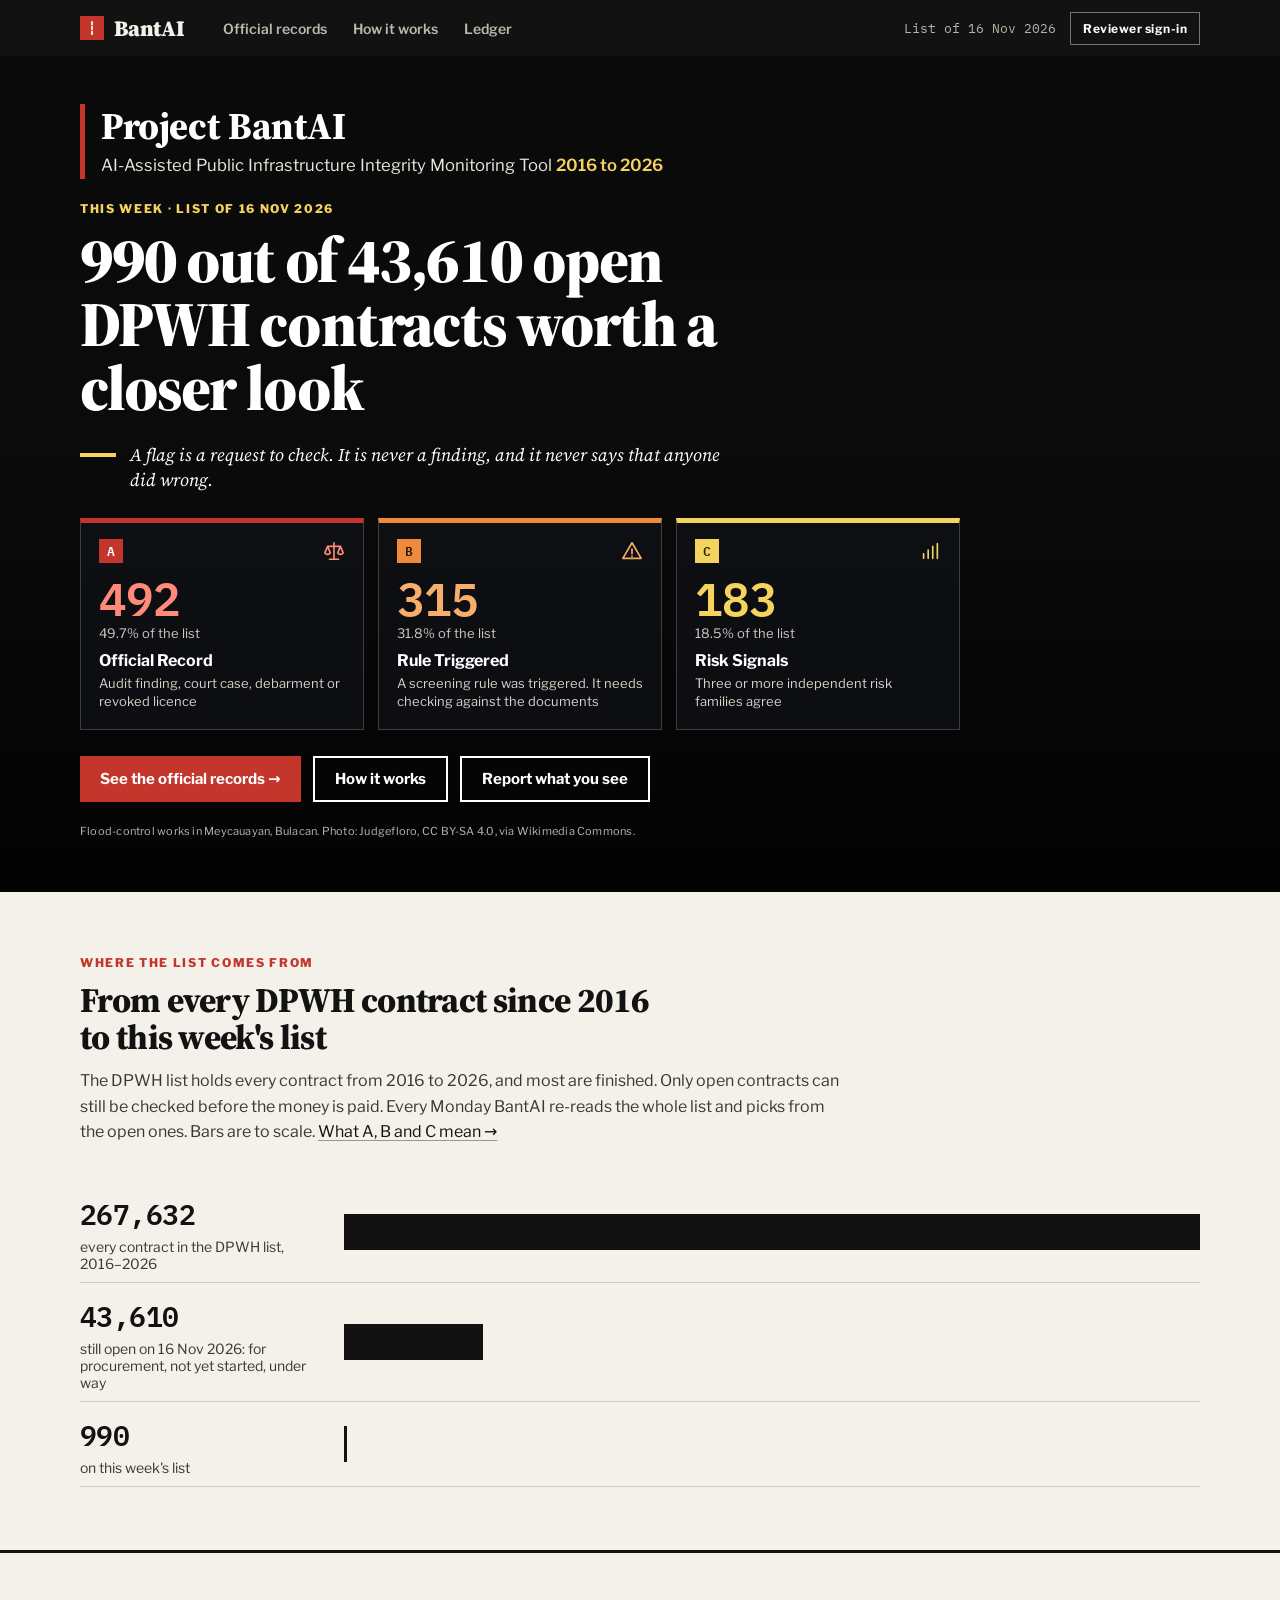
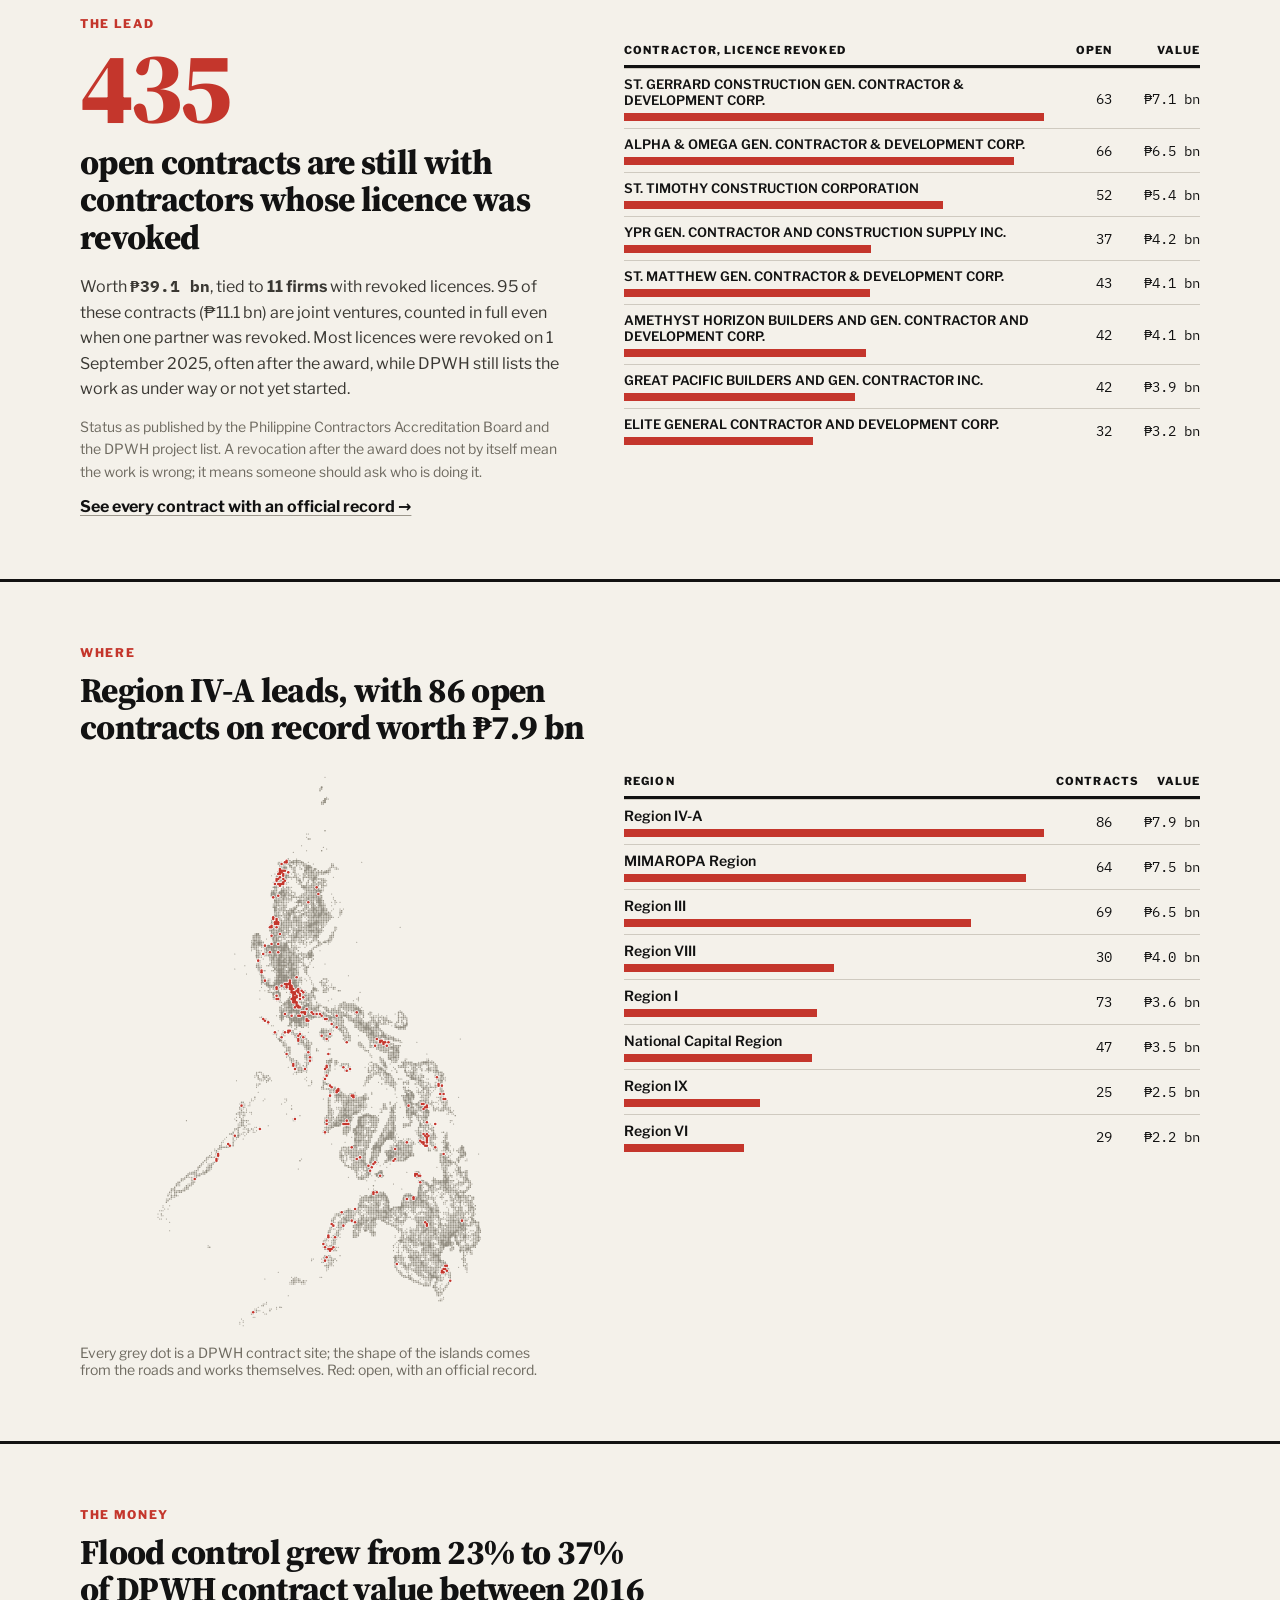
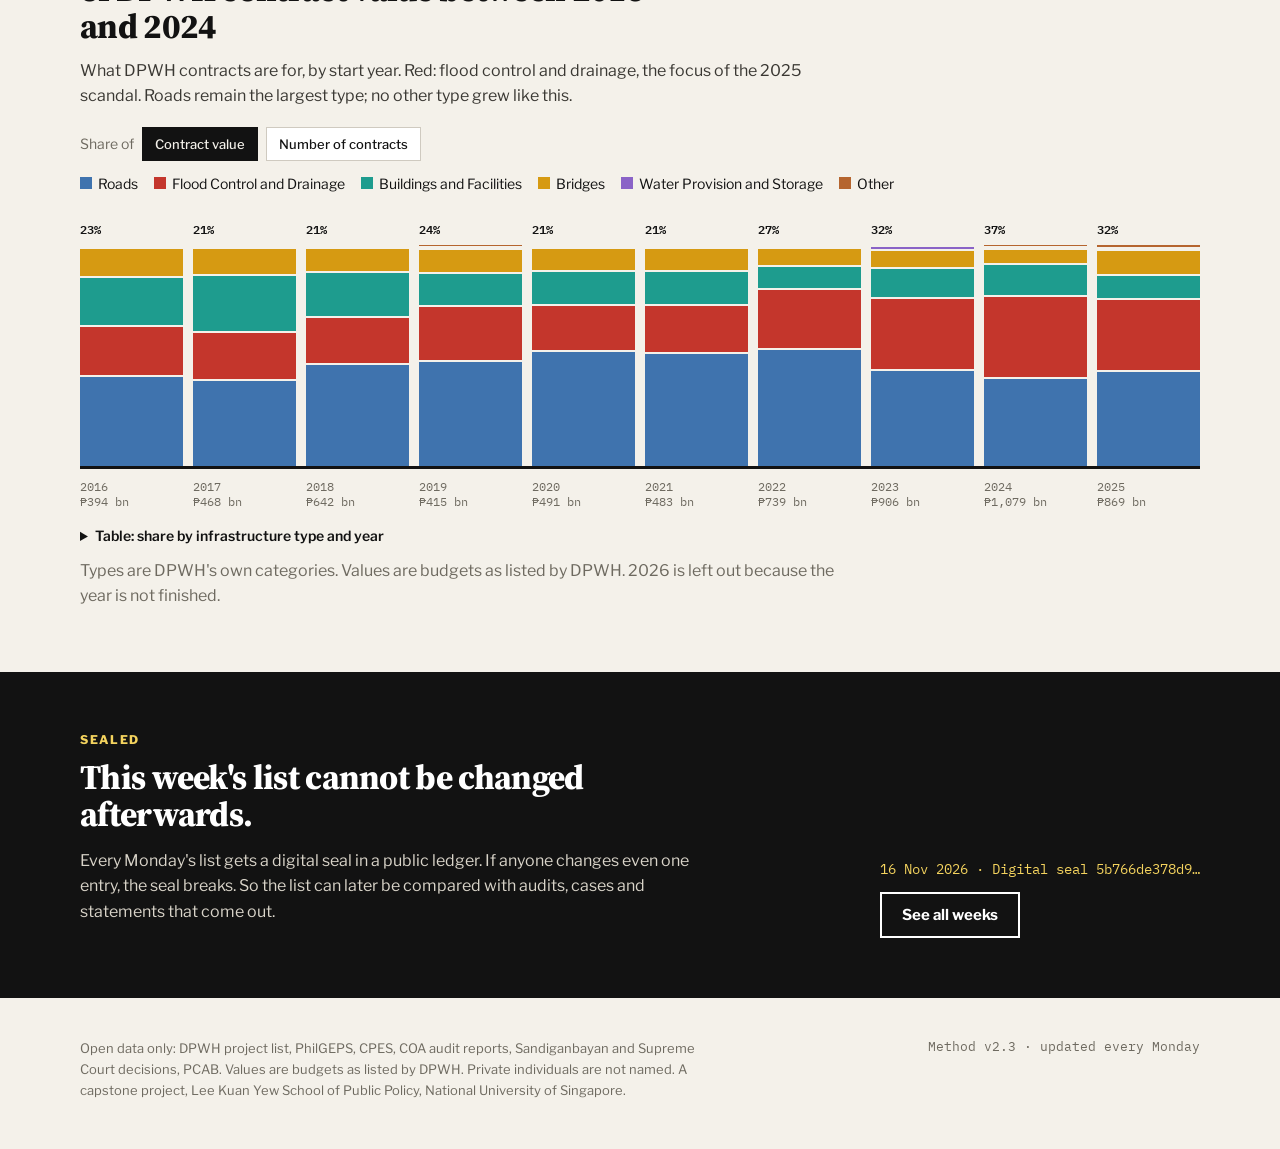
<file: index.html>
<!doctype html>
<html lang="en">
<head>
<meta charset="utf-8"><meta name="viewport" content="width=device-width,initial-scale=1">
<title>BantAI — public works, read closely</title>
<meta name="description" content="A weekly, open-data screen of DPWH public works contracts in the Philippines. A flag is a request to look, never an accusation.">
<link rel="stylesheet" href="assets/style.css">
<style>
.lead{display:grid;grid-template-columns:minmax(0,5fr) minmax(0,6fr);gap:clamp(28px,5vw,64px);margin-top:4px;align-items:start}
.big-n{font-family:var(--serif);font-weight:900;font-size:clamp(72px,8vw,112px);line-height:.85;letter-spacing:-.04em;color:var(--red)}
.where{display:grid;grid-template-columns:minmax(0,5fr) minmax(0,6fr);gap:clamp(28px,5vw,64px);margin-top:clamp(18px,3vh,32px);align-items:start}
.where img{display:block;max-width:100%;max-height:min(560px,64vh);width:auto;height:auto;margin:0 auto}
.yrs{display:grid;gap:clamp(4px,1vw,10px);align-items:end;height:clamp(170px,30vh,250px);border-bottom:3px solid var(--ink);margin-top:clamp(18px,3vh,30px)}
.yrs>div{display:flex;flex-direction:column;justify-content:flex-end;height:100%}
.cta{display:inline-flex;align-items:center;gap:10px;min-height:46px;padding:0 20px;font-weight:700;font-size:15px;text-decoration:none!important}
.hero .principle{display:flex;gap:14px;align-items:flex-start;margin-top:22px;max-width:640px;font-family:var(--serif);font-style:italic;font-size:clamp(16px,1.4vw,19px);line-height:1.4;color:#fff}
.hero .principle::before{content:"";flex:0 0 36px;height:4px;background:var(--yellow);margin-top:.6em}
.hero h1{max-width:22ch}
.hero::before{background:linear-gradient(180deg,rgba(0,0,0,.62) 0%,rgba(0,0,0,.58) 45%,rgba(0,0,0,.9) 100%)}
.ident{border-left:5px solid var(--red);padding:2px 0 2px 16px;margin-bottom:22px}
.ident-name{font-family:var(--serif);font-weight:800;font-size:clamp(26px,3vw,38px);line-height:1.1;letter-spacing:-.01em;color:#fff}
.ident-sub{font-size:clamp(14px,1.3vw,17px);line-height:1.4;color:#ECE8DF;margin-top:6px}
.mcards{display:grid;grid-template-columns:repeat(3,minmax(0,1fr));gap:14px;margin-top:26px;max-width:880px}
.mcard{display:block;background:rgba(14,16,20,.82);border:1px solid rgba(255,255,255,.2);border-top:5px solid var(--mc);padding:16px 18px 18px;color:#fff;text-decoration:none!important}
.mcard:hover{background:rgba(14,16,20,.94)}.mcard:focus-visible{outline:2px solid #fff;outline-offset:2px}
.mcard-top{display:flex;justify-content:space-between;align-items:center}.mcard-top svg{color:var(--mn)}
.mcard-l{font-family:var(--mono);font-weight:600;font-size:13px;background:var(--mc);color:var(--mi);min-width:24px;height:24px;display:inline-flex;align-items:center;justify-content:center}
.mcard-n{font-family:var(--mono);font-weight:600;font-size:clamp(34px,4vw,46px);line-height:1;margin-top:12px;color:var(--mn);letter-spacing:-.02em}
.mcard-p{font-size:13px;color:#CFCBC2;margin-top:4px}.mcard-t{font-weight:700;font-size:16px;margin-top:10px}.mcard-d{font-size:13px;line-height:1.4;color:#D8D4CB;margin-top:4px}
@media (max-width:760px){.mcards{grid-template-columns:1fr}.mcard-n{margin-top:6px}}
@media (max-width:900px){.lead,.where{grid-template-columns:1fr}}
</style>

</head>
<body>
<header id="top"></header>
<div class="f" id="main" aria-busy="true">

<section class="hero" style="background-image:url('https://commons.wikimedia.org/wiki/Special:FilePath/JfFloodControlProjectMeycauayan00031fvf_01.JPG?width=2000')">
  <div class="col">
    <div class="ident"><div class="ident-name">Project BantAI</div><div class="ident-sub">AI-Assisted Public Infrastructure Integrity Monitoring Tool <span id="heroYears" style="color:#F4D35E;font-weight:600;white-space:nowrap">2016 to 2026</span></div></div>
    <div class="kicker" style="color:#F4D35E" id="kick">This week</div>
    <h1 id="headline">Open public works contracts worth a closer look</h1>
    <p class="principle">A flag is a request to check. It is never a finding, and it never says that anyone did wrong.</p>
    <div class="mcards" id="mcards"></div>
    <div style="display:flex;flex-wrap:wrap;gap:12px;margin-top:26px">
      <a class="cta" href="queue.html" style="background:var(--red);color:#fff">See the official records →</a>
      <a class="cta" href="method.html" style="border:2px solid #fff;color:#fff">How it works</a>
      <button class="cta" id="reportHero" style="border:2px solid #fff;color:#fff;background:none;cursor:pointer">Report what you see</button>
    </div>
    <div class="credit" style="margin-top:22px">Flood-control works in Meycauayan, Bulacan. Photo: Judgefloro, CC BY-SA 4.0, via Wikimedia Commons.</div>
  </div>
</section>


<section class="block" style="border-top:0">
  <div class="col">
    <div class="kicker">Where the list comes from</div>
    <h2 class="h2" id="funHead">From every DPWH contract on record to this week's list</h2>
    <p style="margin-top:12px;max-width:760px" id="funDek">The DPWH list holds every contract since 2016, and most are finished. Only open contracts can still be checked before the money is paid. Every Monday BantAI re-reads the whole list and picks from the open ones. Bars are to scale.</p>
    <div class="fun" id="funnel"></div>
  </div>
</section>

<section class="block">
  <div class="col">
    <div class="kicker">The lead</div>
    <div class="lead">
      <div>
        <div class="big-n" id="revN">—</div>
        <h2 class="h2" style="margin-top:14px" id="revHead">open contracts are still with contractors whose licence was revoked</h2>
        <p style="margin-top:18px" id="revText"></p>
        <p style="font-size:14px;color:var(--mute)">Status as published by the Philippine Contractors Accreditation Board and the DPWH project list. A revocation after the award does not by itself mean the work is wrong; it means someone should ask who is doing it.</p>
        <a href="queue.html" style="font-weight:700">See every contract with an official record →</a>
      </div>
      <div>
        <div class="hhead"><span>Contractor, licence revoked</span><span>Open</span><span>Value</span></div>
        <div id="firms"></div>
      </div>
    </div>
  </div>
</section>

<section class="block">
  <div class="col">
    <div class="kicker">Where</div>
    <h2 class="h2" id="whereHead">Open contracts with an official record, by region</h2>
    <div class="where">
      <figure style="margin:0">
        <img src="assets/ph_roads.svg" alt="Map of the Philippines drawn from DPWH contract sites; open contracts with an official record in red">
        <figcaption class="small" style="color:var(--mute);margin-top:10px">Every grey dot is a DPWH contract site; the shape of the islands comes from the roads and works themselves. Red: open, with an official record.</figcaption>
      </figure>
      <div>
        <div class="hhead"><span>Region</span><span>Contracts</span><span>Value</span></div>
        <div id="regions"></div>
      </div>
    </div>
  </div>
</section>

<section class="block">
  <div class="col">
    <div class="kicker">The money</div>
    <h2 class="h2" id="floodTitle">Flood control's share of DPWH contract value</h2>
    <p style="margin-top:12px;max-width:760px" id="moneyDek"></p>
    <div style="display:flex;flex-wrap:wrap;gap:8px;align-items:center;margin-top:18px"><span class="small muted">Share of</span><button class="chip on" data-m="value" aria-pressed="true">Contract value</button><button class="chip" data-m="count" aria-pressed="false">Number of contracts</button></div>
    <div id="legend" class="small" style="display:flex;flex-wrap:wrap;gap:6px 16px;margin-top:14px"></div>
    <div class="yrs" id="years" role="img" style="position:relative"></div>
    <div id="yearLabels" class="mono" style="display:grid;gap:clamp(4px,1vw,10px);margin-top:10px;font-size:12px;color:var(--mute)"></div>
    <div id="ytip" class="ytip" hidden></div>
    <details style="margin-top:18px"><summary class="small" style="cursor:pointer;font-weight:600">Table: share by infrastructure type and year</summary><div style="overflow-x:auto;margin-top:10px"><table class="ytab" id="ytab"></table></div></details>
    <p class="small" style="margin:14px 0 0;color:var(--mute);max-width:760px" id="moneyNote"></p>
  </div>
</section>


<section class="dark" style="padding:clamp(36px,7vh,60px) 0">
  <div class="col" style="display:flex;flex-wrap:wrap;align-items:flex-end;justify-content:space-between;gap:32px">
    <div><div class="kicker" style="color:#F4D35E">Sealed</div><h2 class="h2" style="color:#fff;max-width:640px">This week's list cannot be changed afterwards.</h2>
      <p style="margin-top:14px;max-width:620px">Every Monday's list gets a digital seal in a public ledger. If anyone changes even one entry, the seal breaks. So the list can later be compared with audits, cases and statements that come out.</p></div>
    <div><div class="mono" id="seal" style="font-size:14px;color:#F4D35E;margin-bottom:14px"></div><a class="cta" href="ledger.html" style="border:2px solid #fff;color:#fff">See all weeks</a></div>
  </div>
</section>

<footer class="col" style="display:flex;flex-wrap:wrap;justify-content:space-between;gap:24px;padding-top:40px;padding-bottom:48px;font-size:13px;color:var(--mute)">
  <div style="max-width:640px;line-height:1.6">Open data only: DPWH project list, PhilGEPS, CPES, COA audit reports, Sandiganbayan and Supreme Court decisions, PCAB. Values are budgets as listed by DPWH. Private individuals are not named. A capstone project, Lee Kuan Yew School of Public Policy, National University of Singapore.</div>
  <div class="mono" id="method"></div>
</footer>
</div>
<script src="assets/core.js"></script>
<script src="assets/report.js"></script>
<script>
B.header('home');
B.publicData().then(p => {
  const t = p.totals, tt = t.tiers, flagged = tt.A + tt.B + tt.C;
  document.getElementById('kick').textContent = `This week · list of ${B.date(p.snapshot)}`;
  document.getElementById('headline').textContent = `${B.n(flagged)} out of ${B.n(t.open)} open DPWH contracts worth a closer look`;
  const yrsSpan = p.span || [2016, new Date(p.snapshot).getFullYear()];
  document.getElementById('heroYears').textContent = `${yrsSpan[0]} to ${yrsSpan[1]}`;
  const ICON = { A: '<path d="M12 3v18M7 21h10M5 7h14M5 7l-3 7a3.5 3.5 0 0 0 6 0L5 7Zm14 0-3 7a3.5 3.5 0 0 0 6 0l-3-7Z"/>', B: '<path d="M12 3 2 20h20L12 3Z"/><path d="M12 10v5M12 17.5v.5"/>', C: '<path d="M5 20v-5M10 20v-9M15 20v-13M20 20V4"/>' };
  document.getElementById('mcards').innerHTML = [
    ['A', 'var(--a)', '#fff', '#FF8A7A', 'Audit finding, court case, debarment or revoked licence', 'queue.html'],
    ['B', 'var(--b)', '#2B1503', '#F7AE6B', 'A screening rule was triggered. It needs checking against the documents', 'method.html#flags'],
    ['C', 'var(--c)', '#2E2400', '#F4D35E', 'Three or more independent risk families agree', 'method.html#flags']
  ].map(([k, col, ink, num, desc, href]) => `<a class="mcard" href="${href}" style="--mc:${col};--mi:${ink};--mn:${num}"><div class="mcard-top"><span class="mcard-l">${k}</span><svg width="22" height="22" viewBox="0 0 24 24" fill="none" stroke="currentColor" stroke-width="1.8" stroke-linecap="round" stroke-linejoin="round" aria-hidden="true">${ICON[k]}</svg></div><div class="mcard-n">${B.n(tt[k])}</div><div class="mcard-p">${(100 * tt[k] / flagged).toFixed(1)}% of the list</div><div class="mcard-t">${B.tierName[k].replace(/ (.)/, (m, x) => ' ' + x.toUpperCase())}</div><div class="mcard-d">${desc}</div></a>`).join('');

  // funnel
  const span = p.span || [2016, new Date(p.snapshot).getFullYear()];
  document.getElementById('funHead').textContent = `From every DPWH contract since ${span[0]} to this week's list`;
  document.getElementById('funDek').innerHTML = `The DPWH list holds every contract from ${span[0]} to ${span[1]}, and most are finished. Only open contracts can still be checked before the money is paid. Every Monday BantAI re-reads the whole list and picks from the open ones. Bars are to scale. <a href="method.html#flags">What A, B and C mean →</a>`;
  const rows = [[t.contracts, `every contract in the DPWH list, ${span[0]}–${span[1]}`], [t.open, `still open on ${B.date(p.snapshot)}: for procurement, not yet started, under way`], [flagged, `on this week's list`]];
  let h = rows.map(([n, l]) => `<div class="row"><div class="lab"><div class="n">${B.n(n)}</div><div class="lt">${l}</div></div><div><div class="bar" style="width:${Math.max(0.25, 100 * n / t.contracts)}%"></div></div></div>`).join('');
  document.getElementById('funnel').innerHTML = h;

  // lead story
  document.getElementById('revN').textContent = B.n(t.revoked_contracts);
  document.getElementById('revText').innerHTML = `Worth <b class="mono">${B.peso(t.revoked_value)}</b>, tied to <b>${B.n(t.revoked_firms)} firms</b> with revoked licences. ${B.n(t.revoked_jv_contracts)} of these contracts (${B.peso(t.revoked_jv_value)}) are joint ventures, counted in full even when one partner was revoked. Most licences were revoked on 1 September 2025, often after the award, while DPWH still lists the work as under way or not yet started.`;
  const fmax = Math.max(...p.firms.map(f => f.value));
  document.getElementById('firms').innerHTML = p.firms.slice(0, 8).map(f => `<div class="hbar"><div><div style="font-weight:600;font-size:13px">${B.esc(f.firm)}</div><div class="b" style="width:${(100 * f.value / fmax).toFixed(1)}%"></div></div><div class="mono">${f.n}</div><div class="mono">${B.peso(f.value)}</div></div>`).join('');

  // where
  const rmax = Math.max(...p.regions.map(r => r.value));
  document.getElementById('regions').innerHTML = p.regions.slice(0, 8).map(r => `<div class="hbar"><div><div style="font-weight:600">${B.esc(r.region)}</div><div class="b" style="width:${(100 * r.value / rmax).toFixed(1)}%"></div></div><div class="mono">${r.n}</div><div class="mono">${B.peso(r.value)}</div></div>`).join('');
  const top = p.regions[0];
  document.getElementById('whereHead').textContent = `${top.region} leads, with ${B.n(top.n)} open contracts on record worth ${B.peso(top.value)}`;

  // money
  const TYPES = [['Roads', '#3F73AE'], ['Flood Control and Drainage', '#C4362C'], ['Buildings and Facilities', '#1E9C8E'], ['Bridges', '#D69A12'], ['Water Provision and Storage', '#8A63C7'], ['Other', '#B5652F']];
  const FLOOD = TYPES[1][0];
  const thisYear = new Date(p.snapshot).getFullYear(), ys = p.years.filter(y => y.year < thisYear);
  const share = y => Math.round(100 * y.flood / y.all), first = ys[0], peak = ys.reduce((a, y) => share(y) > share(a) ? y : a, ys[0]);
  document.getElementById('floodTitle').textContent = `Flood control grew from ${share(first)}% to ${share(peak)}% of DPWH contract value between ${first.year} and ${peak.year}`;
  document.getElementById('moneyDek').textContent = `What DPWH contracts are for, by start year. Red: flood control and drainage, the focus of the 2025 scandal. Roads remain the largest type; no other type grew like this.`;
  document.getElementById('moneyNote').textContent = (p.infra_source === 'dpwh' ? "Types are DPWH's own categories." : "Types are read from each contract's title and DPWH's road flag, so they are close but not exact.") + ` Values are budgets as listed by DPWH. ${thisYear} is left out because the year is not finished.`;
  document.getElementById('legend').innerHTML = TYPES.map(([k, col]) => `<span style="display:inline-flex;align-items:center;gap:6px"><i style="width:12px;height:12px;background:${col};display:inline-block"></i>${k}</span>`).join('');
  const yr = document.getElementById('years'), yl = document.getElementById('yearLabels'), tip = document.getElementById('ytip');
  function money(mode) {
    const pct = (y, k) => 100 * y[mode][k] / (mode === 'value' ? y.all : y.n);
    yr.style.gridTemplateColumns = yl.style.gridTemplateColumns = `repeat(${ys.length},minmax(0,1fr))`;
    yr.setAttribute('aria-label', `${FLOOD} share of ${mode === 'value' ? 'contract value' : 'contracts'} by year: ` + ys.map(y => `${y.year} ${Math.round(pct(y, FLOOD))}%`).join(', '));
    yr.innerHTML = ys.map(y => `<div data-y="${y.year}" style="cursor:default"><span class="mono" style="font-size:12px;font-weight:600;margin-bottom:4px">${Math.round(pct(y, FLOOD))}%</span>${TYPES.slice().reverse().map(([k, col]) => `<div style="height:${(0.9 * pct(y, k)).toFixed(2)}%;background:${col};border-top:${pct(y, k) > 0.4 ? '2px solid var(--paper)' : '0'};box-sizing:border-box"></div>`).join('')}</div>`).join('');
    yl.innerHTML = ys.map(y => `<span>${y.year}<br>${mode === 'value' ? '₱' + B.n(Math.round(y.all / 1e9)) + ' bn' : B.n(y.n)}</span>`).join('');
    document.getElementById('ytab').innerHTML = `<thead><tr><th>Year</th>${TYPES.map(([k]) => `<th class="r">${k}</th>`).join('')}<th class="r">${mode === 'value' ? 'Total' : 'Contracts'}</th></tr></thead><tbody>` +
      p.years.map(y => `<tr><td class="mono">${y.year}${y.year === thisYear ? ' so far' : ''}</td>${TYPES.map(([k]) => `<td class="r mono">${pct(y, k).toFixed(1)}%</td>`).join('')}<td class="r mono">${mode === 'value' ? '₱' + B.n(Math.round(y.all / 1e9)) + ' bn' : B.n(y.n)}</td></tr>`).join('') + '</tbody>';
    yr.querySelectorAll('[data-y]').forEach(col => {
      const y = ys.find(v => v.year === +col.dataset.y);
      col.onmousemove = e => { tip.hidden = false; tip.innerHTML = `<b>${y.year}</b>` + TYPES.map(([k, c2]) => `<div><i style="background:${c2}"></i>${k}<span class="mono">${pct(y, k).toFixed(1)}%</span></div>`).join('');
        tip.style.left = (e.clientX > innerWidth - 320 ? e.clientX - 304 : e.clientX + 14) + 'px'; tip.style.top = (e.clientY + 14) + 'px'; };
      col.onmouseleave = () => { tip.hidden = true; };
    });
  }
  document.querySelectorAll('[data-m]').forEach(b => b.onclick = () => { document.querySelectorAll('[data-m]').forEach(x => { x.classList.toggle('on', x === b); x.setAttribute('aria-pressed', String(x === b)); }); money(b.dataset.m); });
  money('value');
  document.getElementById('reportHero').onclick = () => BReport.open('');

  document.getElementById('seal').textContent = `${B.date(p.snapshot)} · Digital seal ${p.sha256.slice(0, 12)}…`;
  document.getElementById('method').textContent = `Method ${p.method} · updated every Monday`;
  document.getElementById('main').setAttribute('aria-busy', 'false');
});
</script>
</body>
</html>
</file>
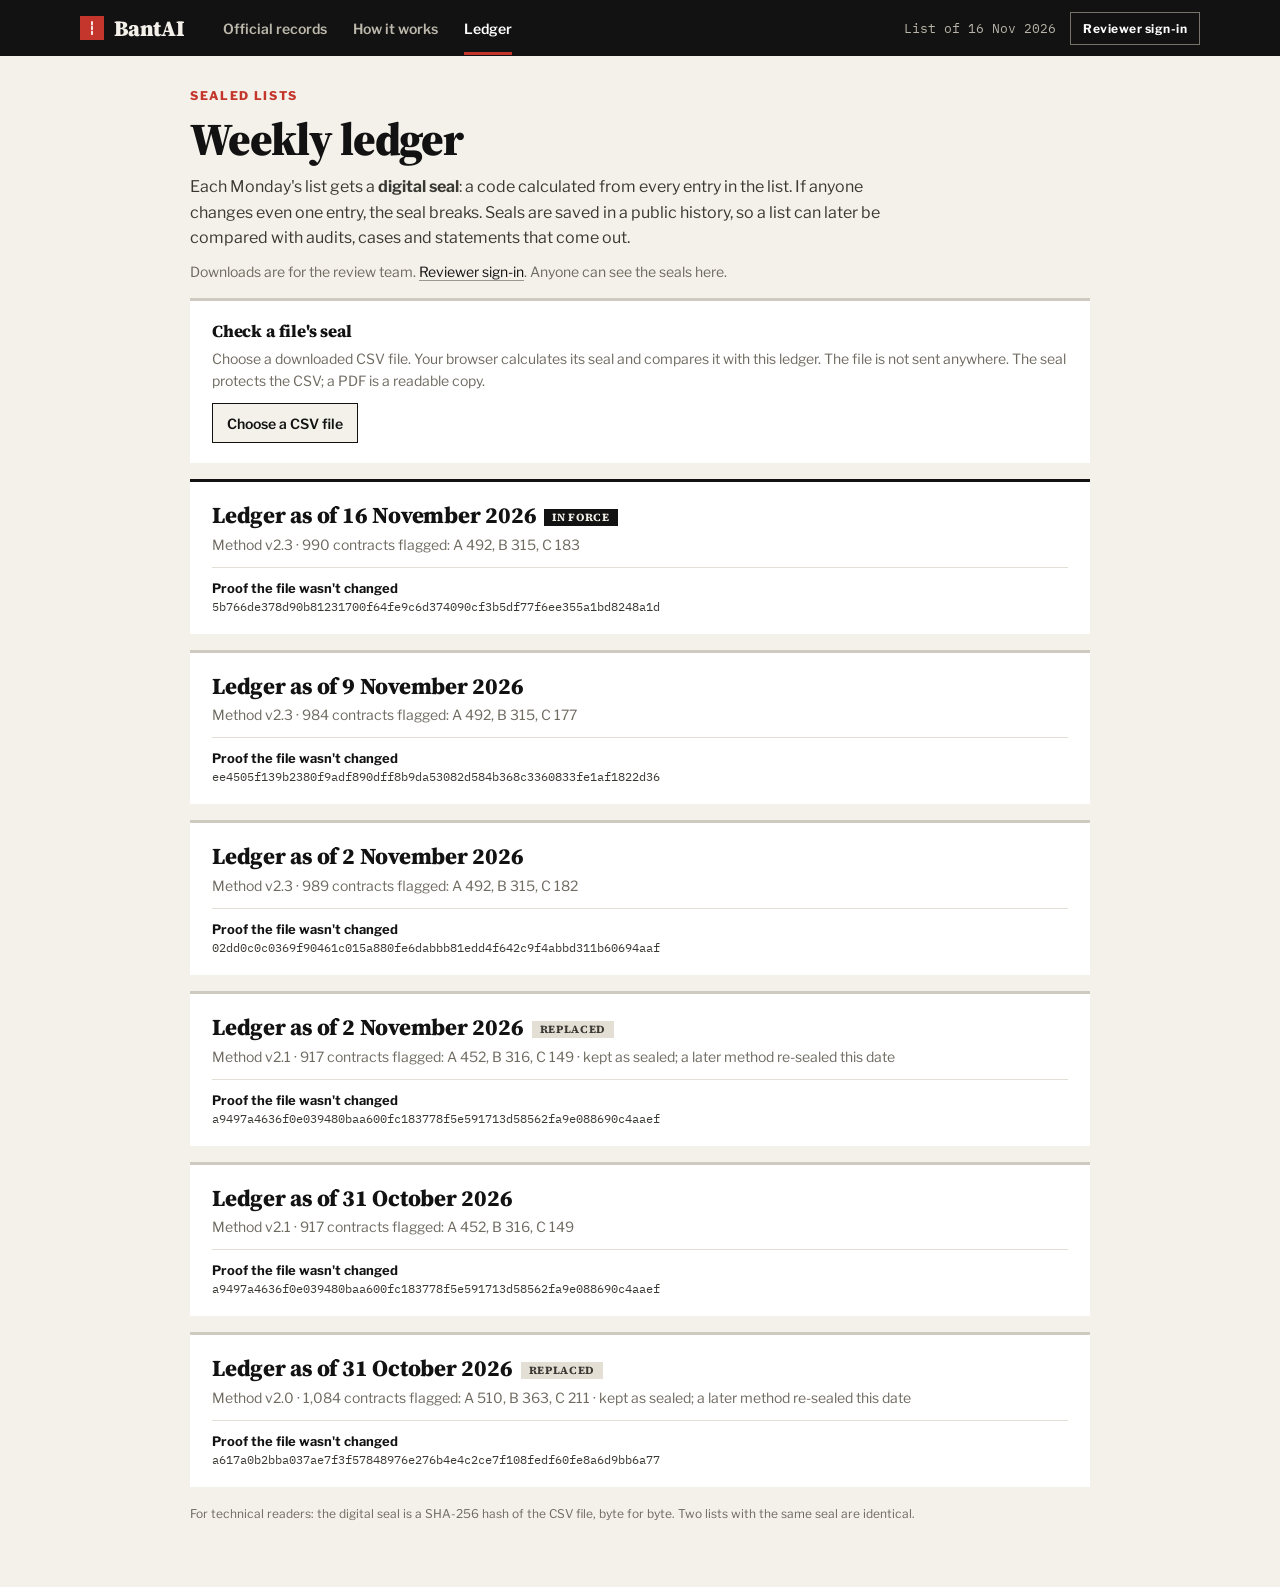
<file: ledger.html>
<!doctype html>
<html lang="en">
<head>
<meta charset="utf-8"><meta name="viewport" content="width=device-width,initial-scale=1">
<title>BantAI — weekly ledger</title>
<link rel="stylesheet" href="assets/style.css">
</head>
<body>
<header id="top"></header>
<main class="wrap" style="padding-top:32px;padding-bottom:64px;max-width:980px">
  <div class="kicker">Sealed lists</div>
  <h1>Weekly ledger</h1>
  <p style="margin:12px 0 0;line-height:1.6;color:var(--ink2);max-width:720px">Each Monday's list gets a <b>digital seal</b>: a code calculated from every entry in the list. If anyone changes even one entry, the seal breaks. Seals are saved in a public history, so a list can later be compared with audits, cases and statements that come out.</p>
  <p class="small muted" id="scope" style="margin:10px 0 0;max-width:720px;line-height:1.55"></p>
  <section class="lg old" aria-labelledby="chkH">
    <h2 id="chkH" style="font-size:17px">Check a file's seal</h2>
    <p class="small muted" style="margin:6px 0 0;line-height:1.55">Choose a downloaded CSV file. Your browser calculates its seal and compares it with this ledger. The file is not sent anywhere. The seal protects the CSV; a PDF is a readable copy.</p>
    <div class="lg-chk"><label class="btn" style="min-height:40px">Choose a CSV file<input type="file" id="chk" accept=".csv,text/csv" hidden></label><div class="lg-res" id="chkRes" role="status"></div></div>
  </section>
  <div id="rows"></div>
  <p class="tiny muted" style="margin:18px 0 0;line-height:1.55">For technical readers: the digital seal is a SHA-256 hash of the CSV file, byte for byte. Two lists with the same seal are identical.</p>
</main>
<script src="assets/core.js"></script>
<script>
B.header('ledger');
const MONTH = ['January', 'February', 'March', 'April', 'May', 'June', 'July', 'August', 'September', 'October', 'November', 'December'];
const longDate = s => { const [y, m, d] = s.split('-'); return `${+d} ${MONTH[+m - 1]} ${y}`; };
const hex = async buf => [...new Uint8Array(await crypto.subtle.digest('SHA-256', buf))].map(x => x.toString(16).padStart(2, '0')).join('');
const REV = B.isReviewer();
let LEDGER = [];

function save(blob, name) {
  const a = document.createElement('a'); a.href = URL.createObjectURL(blob); a.download = name; a.click();
  setTimeout(() => URL.revokeObjectURL(a.href), 2000);
}
function parseCsv(text) {
  const rows = []; let row = [], f = '', q = false;
  for (let i = 0; i < text.length; i++) {
    const c = text[i];
    if (q) { if (c === '"') { if (text[i + 1] === '"') { f += '"'; i++; } else q = false; } else f += c; }
    else if (c === '"') q = true;
    else if (c === ',') { row.push(f); f = ''; }
    else if (c === '\n') { row.push(f); rows.push(row); row = []; f = ''; }
    else if (c !== '\r') f += c;
  }
  if (f || row.length) { row.push(f); rows.push(row); }
  const head = rows.shift() || [];
  return rows.map(r => Object.fromEntries(head.map((h, i) => [h, r[i] ?? ''])));
}
// Downloads are for signed-in reviewers only: the full sealed list, opened with the team key.
async function getCsv(l) {
  const d = await B.openEnc(`data/lists/${l.file}.enc.json`); if (!d) throw new Error('key');
  return { text: d.csv, name: l.file, seal: l.sha256 };
}
function loadScript(src) {
  return new Promise((ok, no) => { if (document.querySelector(`script[src="${src}"]`)) return ok(); const s = document.createElement('script'); s.src = src; s.onload = ok; s.onerror = no; document.head.appendChild(s); });
}
async function makePdf(l, got) {
  await loadScript('assets/vendor/jspdf.umd.min.js'); await loadScript('assets/vendor/jspdf.plugin.autotable.min.js');
  const clean = s => String(s ?? '').replace(/[^\x20-\x7E\xA0-\xFF]/g, '?');
  const doc = new window.jspdf.jsPDF({ orientation: 'landscape', unit: 'pt', format: 'a4' });
  const rows = parseCsv(got.text), title = `Ledger as of ${longDate(l.snapshot_date)}`;
  doc.setFont('helvetica', 'bold'); doc.setFontSize(15); doc.text(`BantAI: ${title}`, 36, 40);
  doc.setFont('helvetica', 'normal'); doc.setFontSize(8.5);
  doc.text(`Method ${l.method}. ${rows.length} contracts, full list (review team only). A flag is a request to check, never a finding.`, 36, 56);
  doc.text(`Digital seal of the CSV: ${got.seal}`, 36, 68);
  doc.text('This PDF is a readable copy. The seal protects the CSV file; check it on the ledger page.', 36, 80);
  doc.autoTable({ startY: 90, margin: { left: 36, right: 36, bottom: 36 }, styles: { fontSize: 7, cellPadding: 3, overflow: 'linebreak' }, headStyles: { fillColor: [18, 18, 18] },
    head: [['No.', 'Flag', 'Contract', 'Office', 'PHP million', 'Contractor', 'Status', 'Why it is listed']],
    columnStyles: { 0: { cellWidth: 26 }, 1: { cellWidth: 26 }, 2: { cellWidth: 52 }, 3: { cellWidth: 90 }, 4: { cellWidth: 44, halign: 'right' }, 5: { cellWidth: 130 }, 6: { cellWidth: 50 } },
    body: rows.map(r => [r.rank, r.tier, r.contract_id, clean(r.office), (+r.amount_php / 1e6).toLocaleString('en-US', { minimumFractionDigits: 1, maximumFractionDigits: 1 }), clean(r.contractor), clean(r.status), clean(r.reasons)]),
    didDrawPage: () => { doc.setFontSize(7.5); doc.text(`${title} · page ${doc.getNumberOfPages()}`, 36, doc.internal.pageSize.getHeight() - 16); } });
  return doc.output('blob');
}
B.publicData().then(p => {
  LEDGER = p.ledger;
  document.getElementById('scope').innerHTML = REV
    ? 'You are signed in, so you can download the full sealed lists. Please do not share them outside the review team.'
    : 'Downloads are for the review team. <a href="signin.html">Reviewer sign-in</a>. Anyone can see the seals here.';
  const latest = {}; p.ledger.forEach((l, i) => { latest[l.snapshot_date] = i; });
  document.getElementById('rows').innerHTML = p.ledger.map((l, i) => {
    const t = l.by_tier, isLast = latest[l.snapshot_date] === i;
    return { i, html: `<article class="lg ${i === p.ledger.length - 1 ? '' : 'old'}">
      <h2>Ledger as of ${longDate(l.snapshot_date)}${i === p.ledger.length - 1 ? '<span class="lg-tag">In force</span>' : !isLast ? '<span class="lg-tag">Replaced</span>' : ''}</h2>
      <p class="small muted" style="margin:6px 0 0">Method ${B.esc(l.method)} · ${B.n(l.queue)} contracts flagged: A ${B.n(t.A)}, B ${B.n(t.B)}, C ${B.n(t.C)}${!isLast ? ' · kept as sealed; a later method re-sealed this date' : ''}</p>
      ${REV ? `<div style="display:flex;flex-wrap:wrap;gap:8px;margin-top:14px;align-items:center">
        <button class="btn dark" data-dl="csv" data-i="${i}">Download CSV</button><button class="btn" data-dl="pdf" data-i="${i}">Download PDF</button>
        <span class="small" role="status" id="msg${i}"></span></div>` : ''}
      <div class="lg-seal"><b>Proof the file wasn't changed</b><code>${B.esc(l.sha256)}</code></div></article>` };
  }).reverse().map(x => x.html).join('');
  document.getElementById('rows').addEventListener('click', async e => {
    const b = e.target.closest('[data-dl]'); if (!b) return;
    const l = p.ledger[+b.dataset.i], msg = document.getElementById('msg' + b.dataset.i);
    b.disabled = true; msg.textContent = 'Preparing…';
    try {
      const got = await getCsv(l);
      const bytes = new TextEncoder().encode(got.text);
      if (await hex(bytes) !== got.seal) { msg.textContent = 'This file does not match its seal. Please tell the team.'; return; }
      if (b.dataset.dl === 'csv') save(new Blob([bytes], { type: 'text/csv' }), got.name);
      else save(await makePdf(l, got), got.name.replace(/\.csv$/, '.pdf'));
      msg.textContent = b.dataset.dl === 'csv' ? 'Downloaded. Seal checked.' : 'Downloaded.';
    } catch (x) { msg.textContent = 'The file could not be prepared. Please try again.'; }
    finally { b.disabled = false; }
  });
});
document.getElementById('chk').onchange = async e => {
  const f = e.target.files[0], out = document.getElementById('chkRes'); if (!f) return;
  out.textContent = 'Checking…';
  const h = await hex(await f.arrayBuffer());
  const full = LEDGER.filter(l => l.sha256 === h);
  const names = a => [...new Set(a.map(l => `Ledger as of ${longDate(l.snapshot_date)} (method ${l.method})`))].join('; ');
  out.textContent = full.length ? `Seal intact: ${names(full)}.` : 'Seal broken. This file does not match any list in the ledger, so it was changed or is not a BantAI list.';
  e.target.value = '';
};
</script>
</body>
</html>
</file>
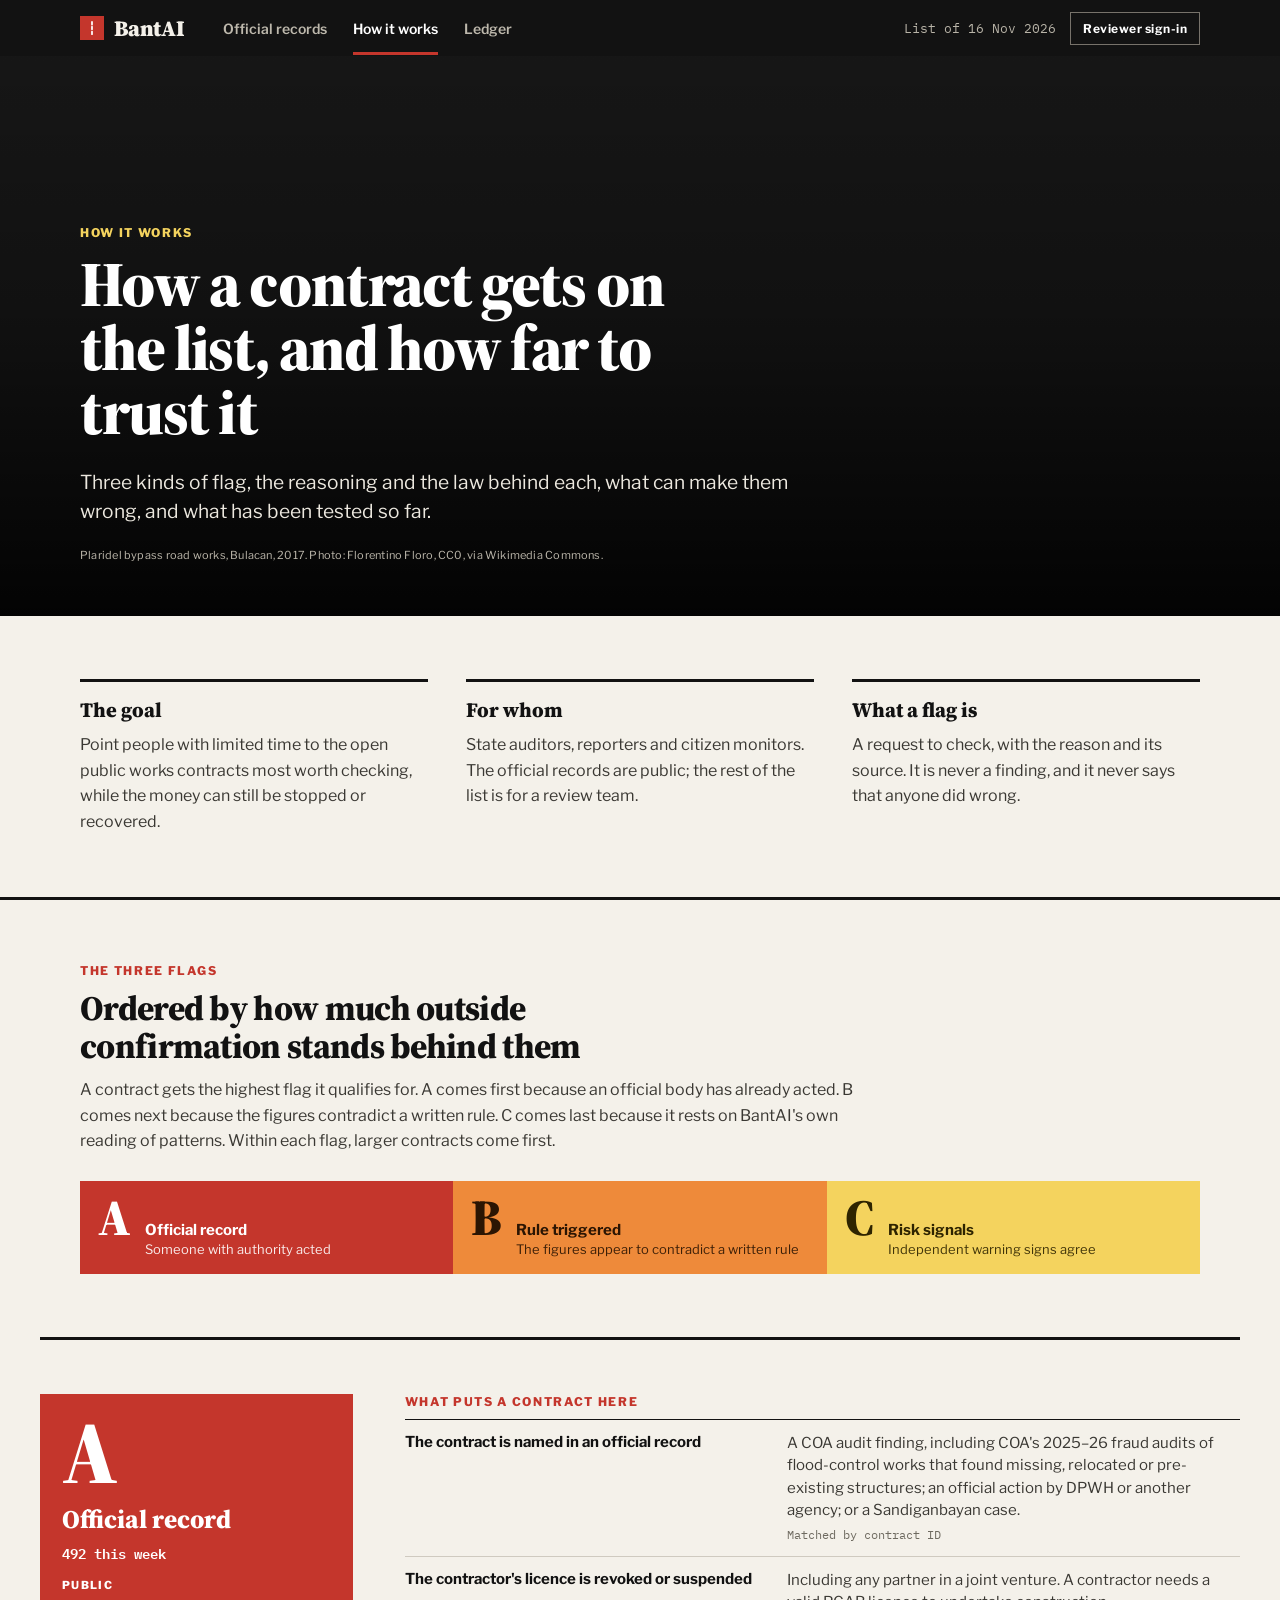
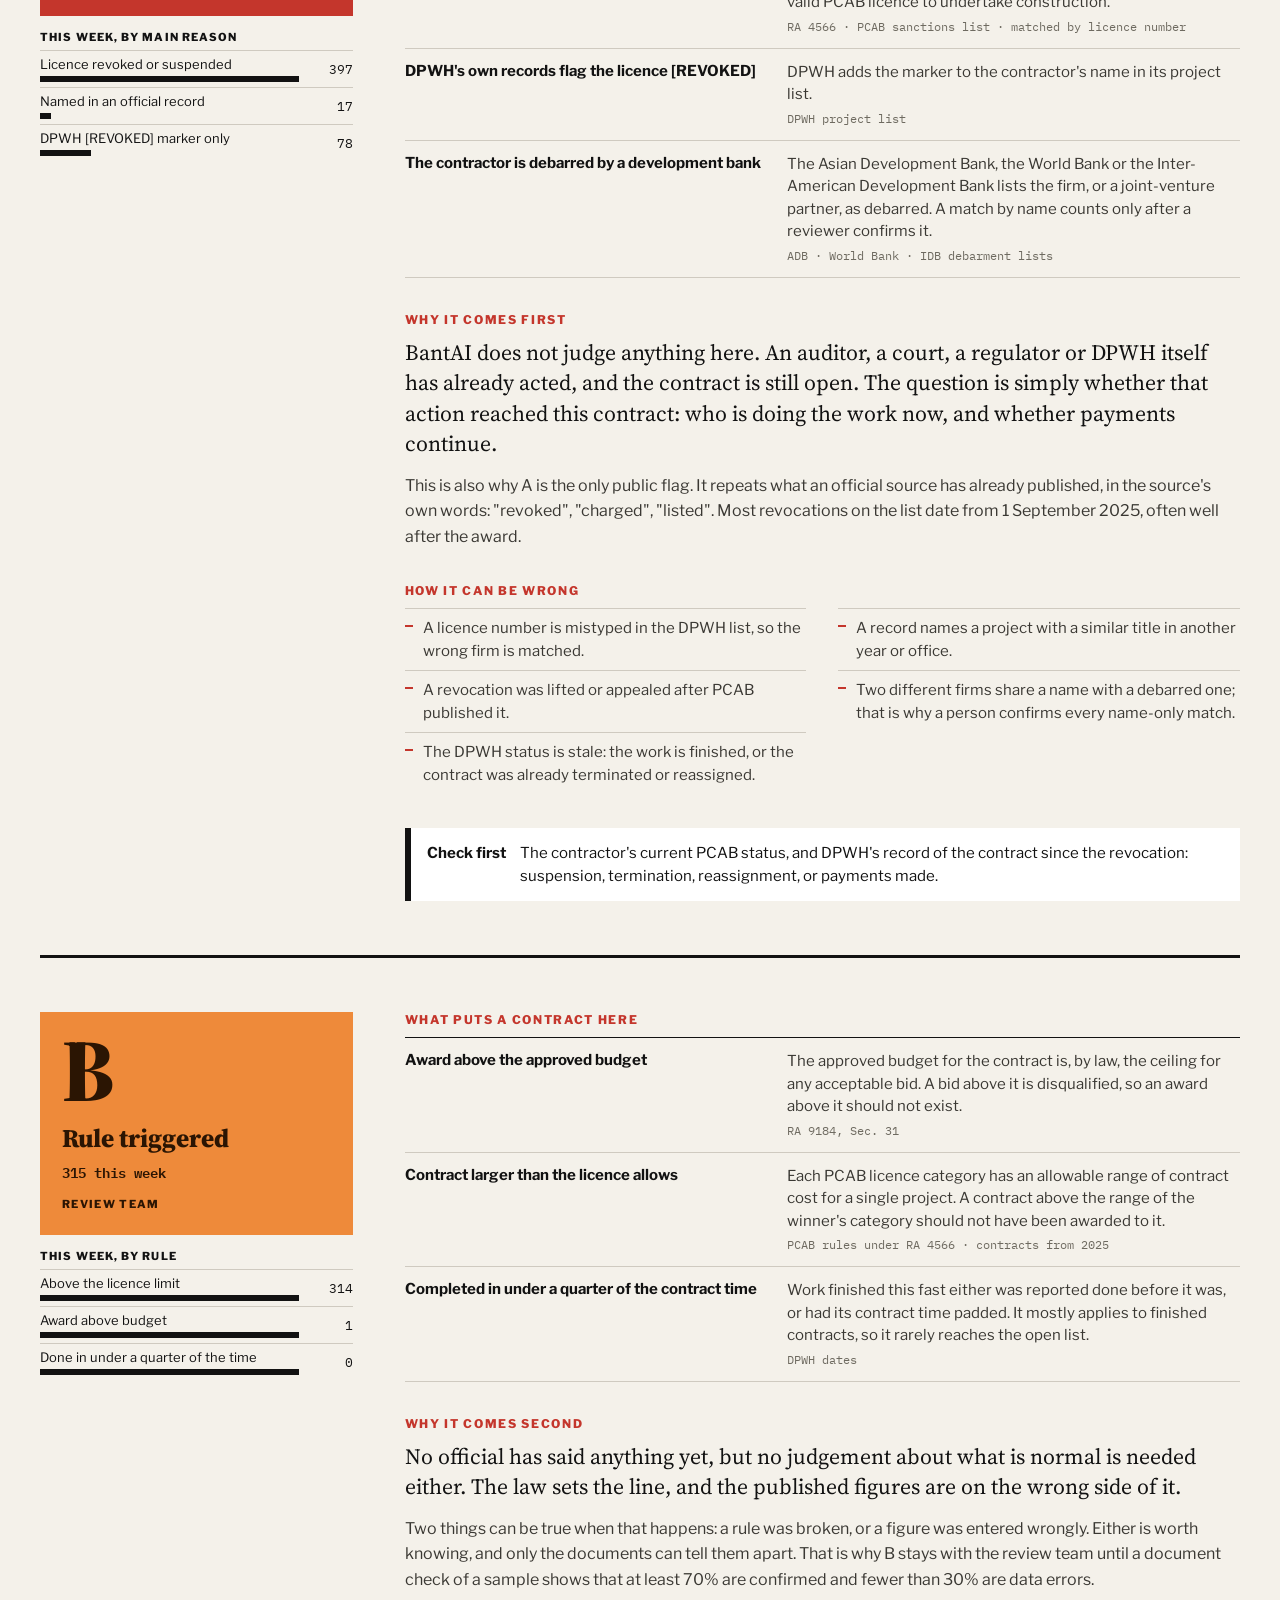
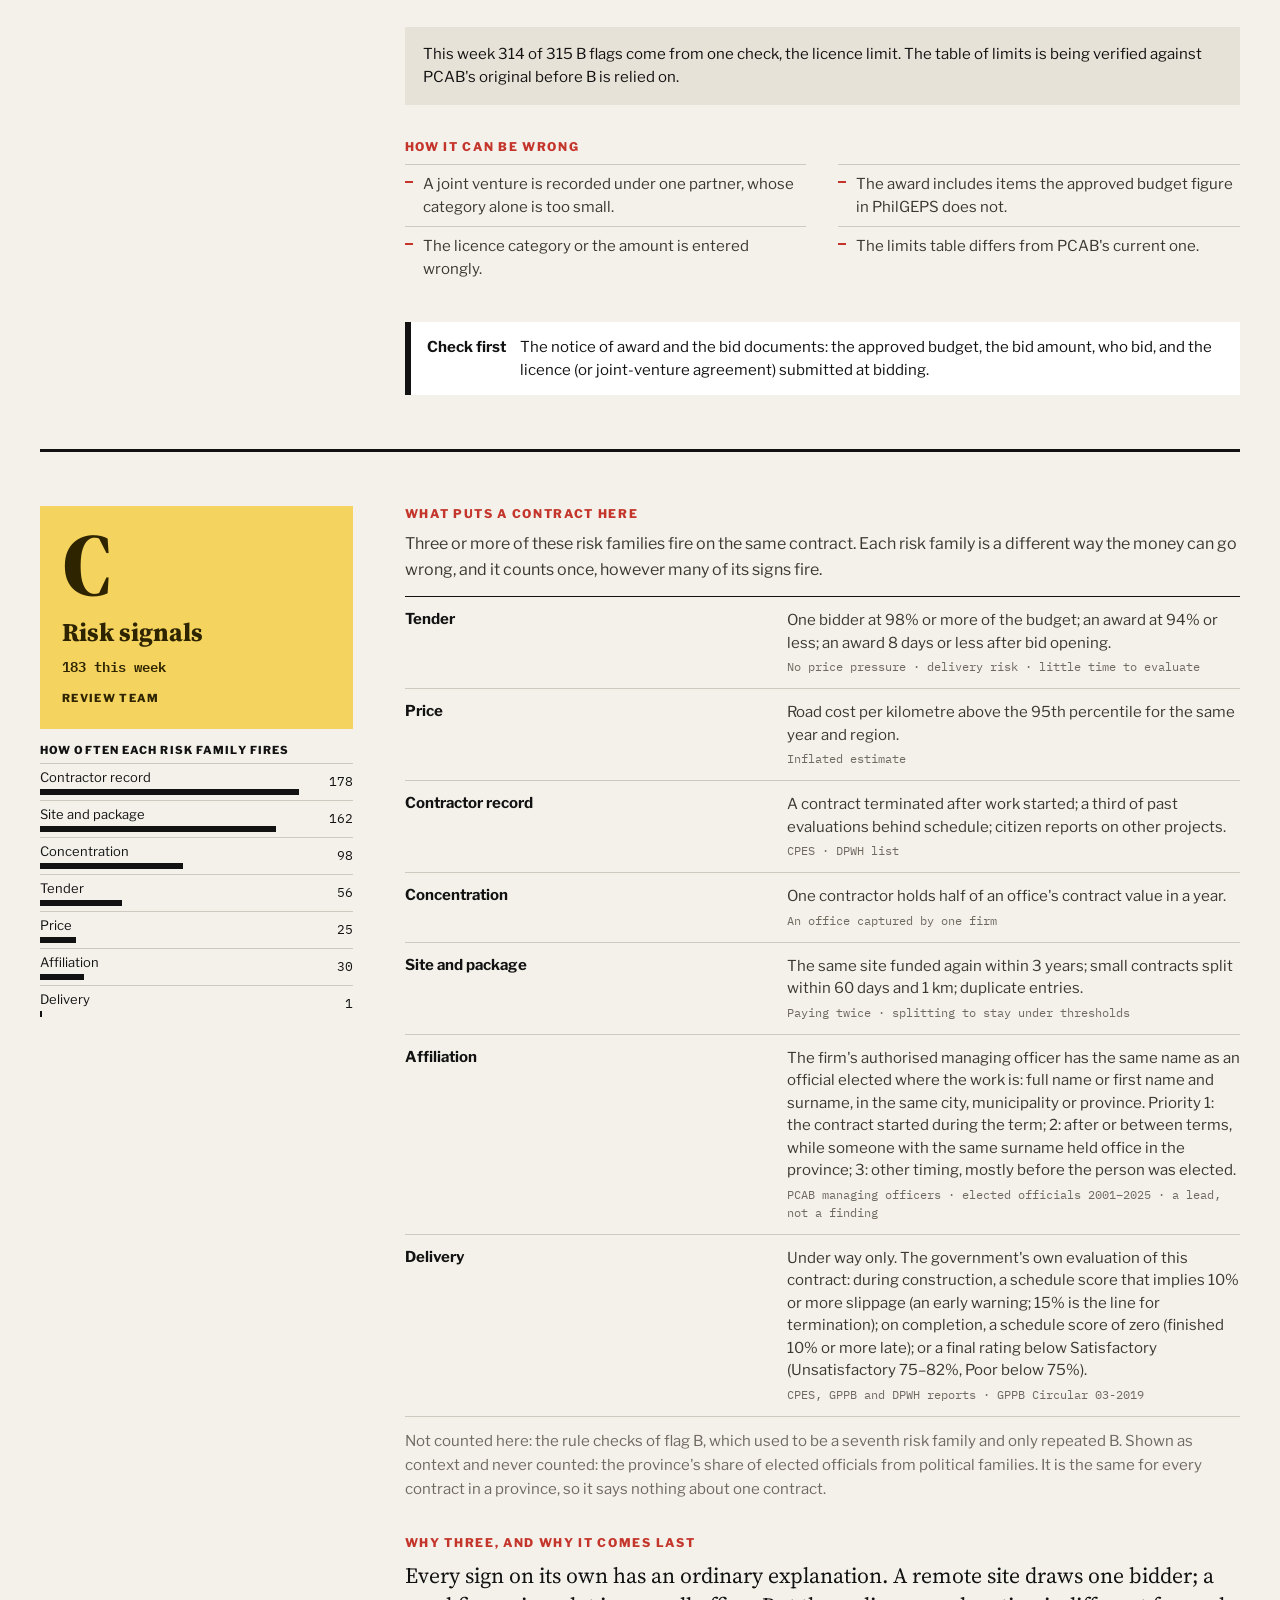
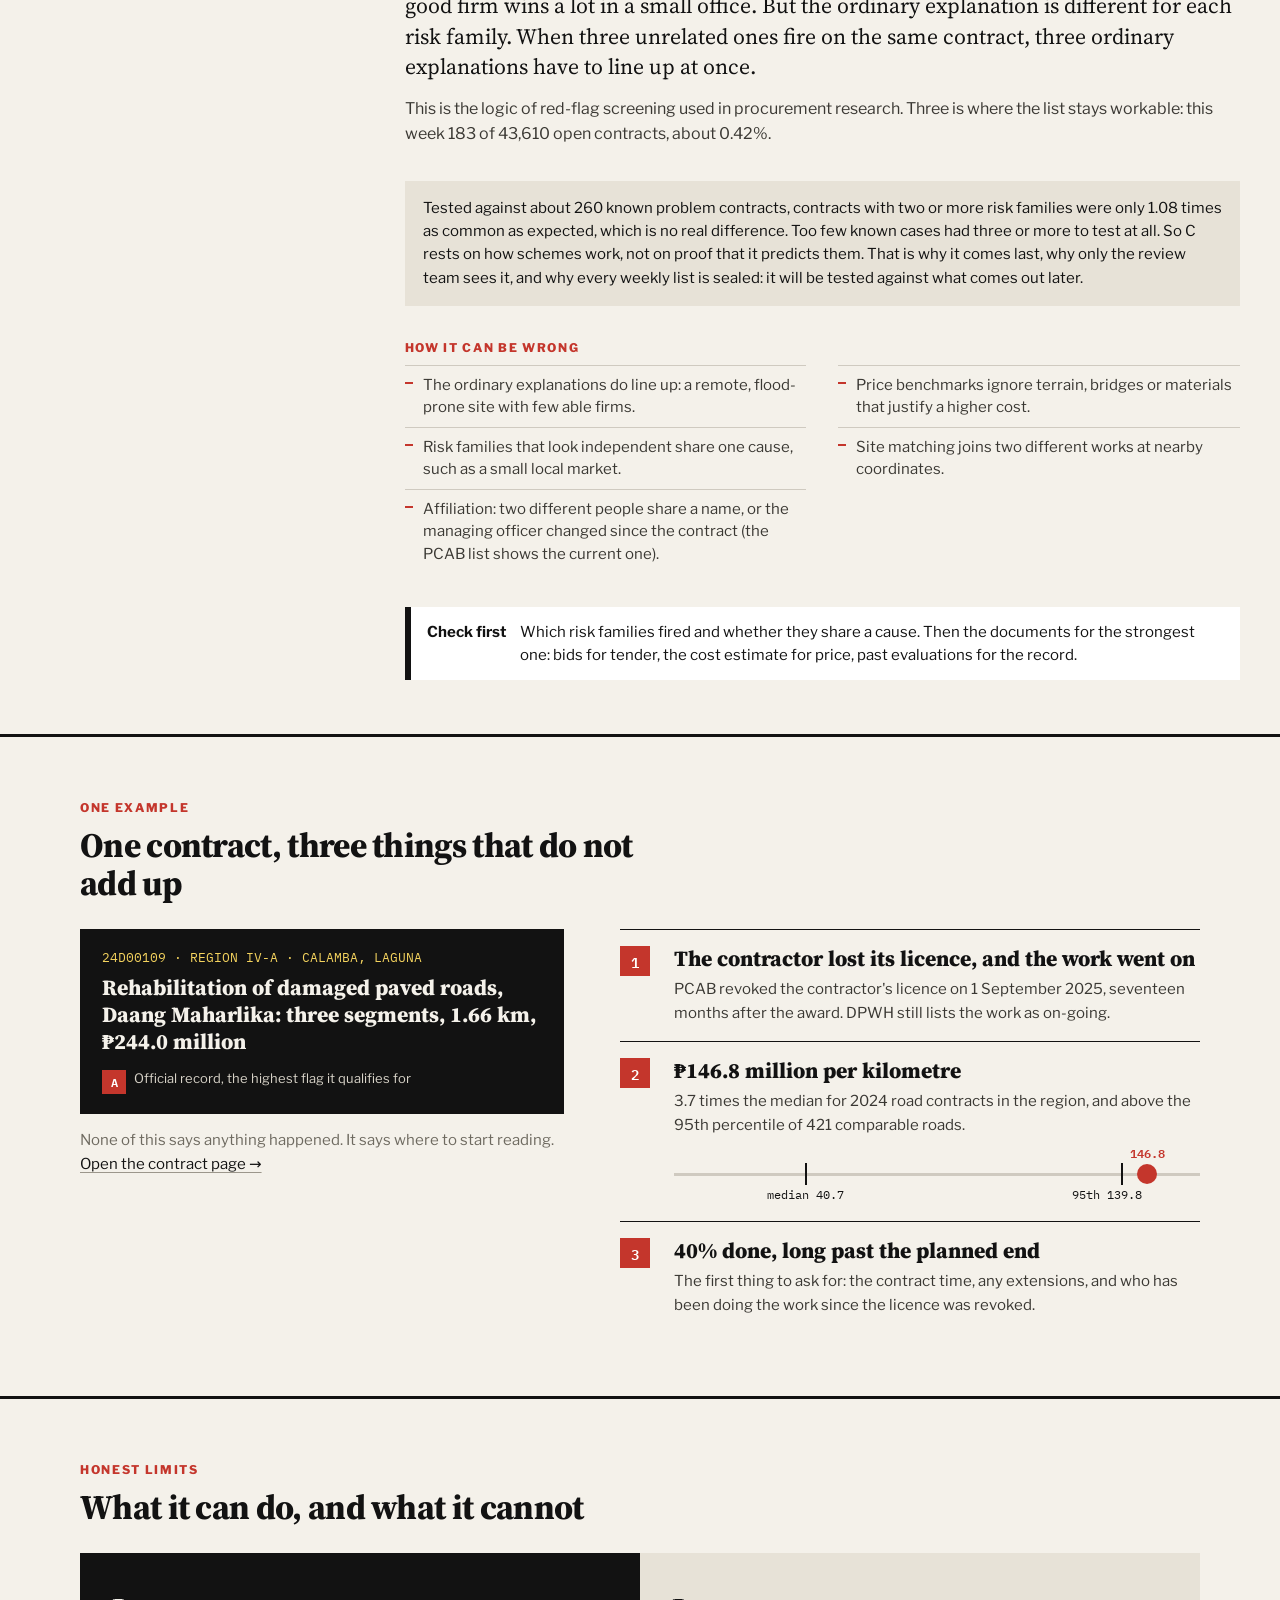
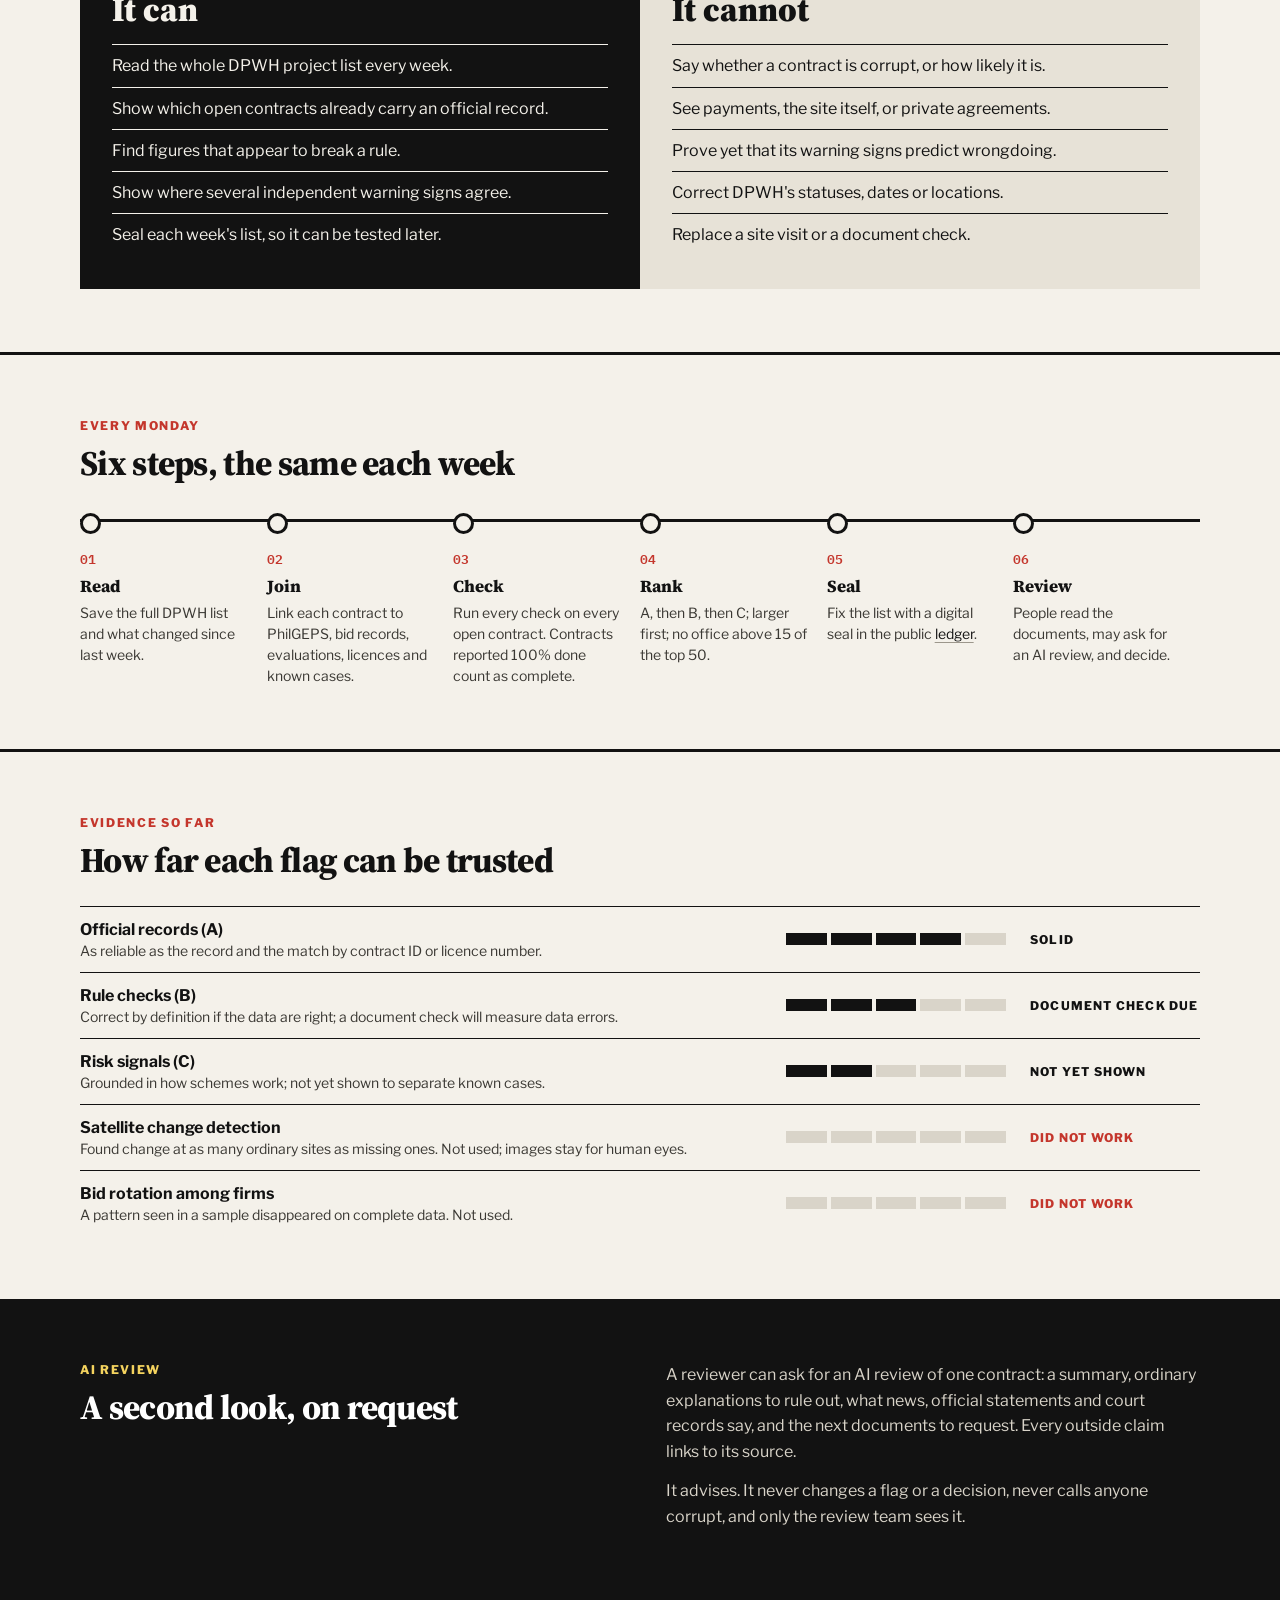
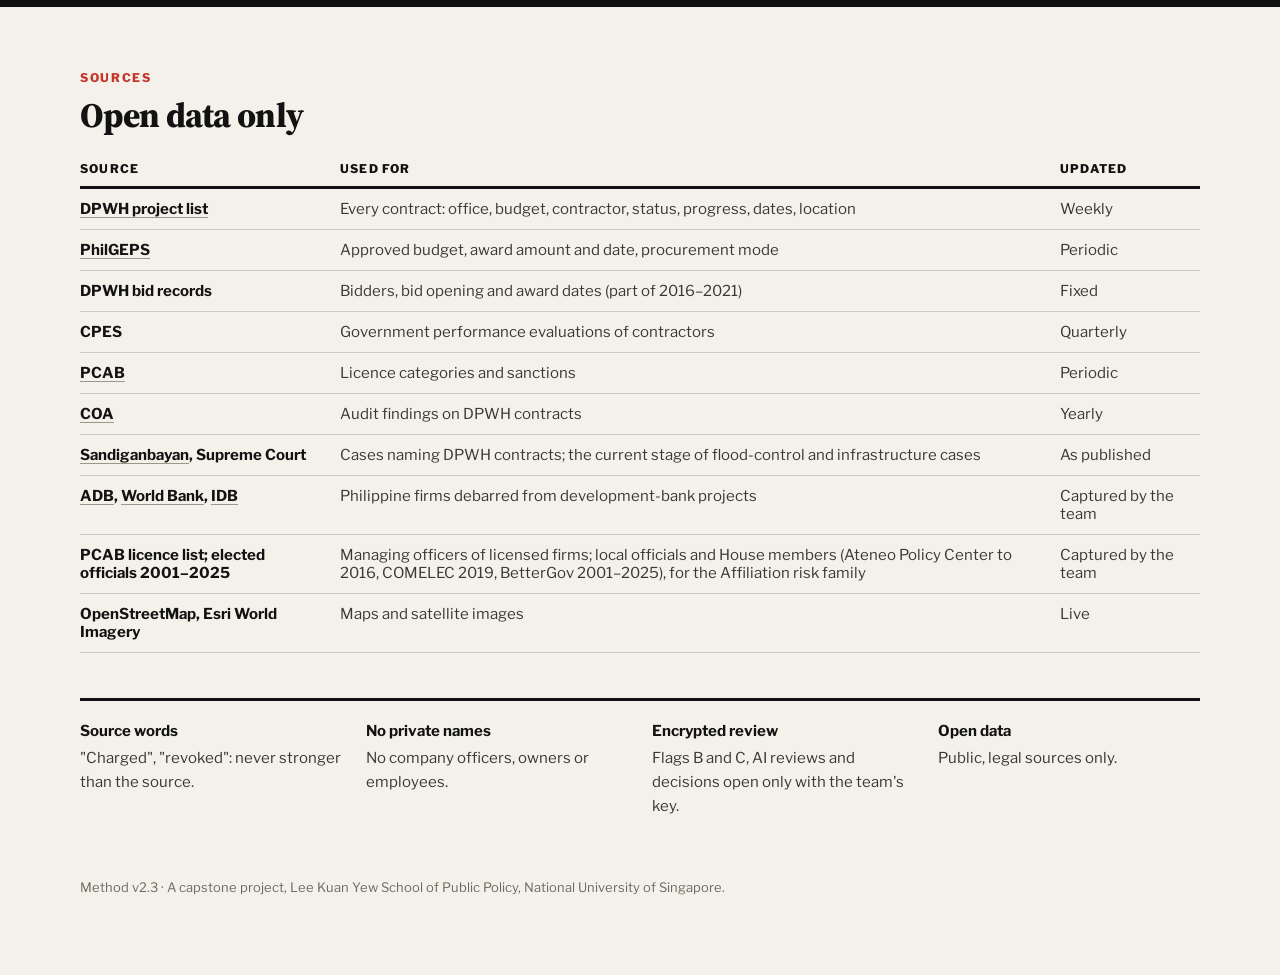
<file: method.html>
<!doctype html>
<html lang="en">
<head>
<meta charset="utf-8"><meta name="viewport" content="width=device-width,initial-scale=1">
<title>How BantAI works</title>
<meta name="description" content="How BantAI flags open DPWH contracts for checking: the three flags, the reasoning and law behind each, and how far each can be trusted.">
<link rel="stylesheet" href="assets/style.css">
<style>
/* page-specific blocks; type, colours and containers come from style.css */
.trio{display:grid;grid-template-columns:repeat(3,minmax(0,1fr));gap:clamp(20px,3vw,40px)}
.trio>div{border-top:3px solid var(--ink);padding-top:14px}
.trio h3{font-family:var(--serif);font-size:clamp(19px,1.6vw,22px);font-weight:800;margin:0 0 8px}
.trio p{font-size:16px!important;margin:0!important}
/* anatomy */
.case{display:grid;grid-template-columns:minmax(0,5fr) minmax(0,6fr);gap:clamp(28px,5vw,56px);margin-top:clamp(18px,3vh,32px);align-items:start}
.note{display:grid;grid-template-columns:40px 1fr;gap:14px;padding:16px 0;border-top:1px solid var(--ink)}
.note .i{width:30px;height:30px;background:var(--red);color:#fff;font-family:var(--mono);font-weight:600;display:flex;align-items:center;justify-content:center;font-size:14px}
.note h3{font-family:var(--serif);font-size:clamp(19px,1.7vw,22px);font-weight:800;line-height:1.15;margin:0 0 6px}
.note p{font-size:15px!important;margin:0!important}
/* tier chapters */
.order{display:grid;grid-template-columns:repeat(3,minmax(0,1fr));margin-top:clamp(18px,3vh,30px)}
.order>div{padding:16px 18px;display:flex;gap:14px;align-items:baseline}
.order .L{font-family:var(--serif);font-weight:900;font-size:clamp(40px,4vw,56px);line-height:.8}
.order b{display:block;font-size:15px}.order span{font-size:13px;opacity:.9}
.ch{display:grid;grid-template-columns:minmax(220px,3fr) minmax(0,8fr);gap:clamp(24px,4vw,56px);padding:clamp(32px,6vh,56px) 0;border-top:3px solid var(--ink)}
.ch aside{align-self:start;position:sticky;top:16px}
.ch .tag{padding:22px 22px 24px}
.ch .tag .L{font-family:var(--serif);font-weight:900;font-size:clamp(64px,7vw,96px);line-height:.8}
.ch .tag h3{font-family:var(--serif);font-size:clamp(22px,2vw,28px);font-weight:800;margin:14px 0 4px}
.ch .tag .n{font-family:var(--mono);font-size:14px;font-weight:600}
.ch .tag .who2{margin-top:14px;font-size:11px;font-weight:800;letter-spacing:.12em;text-transform:uppercase}
.comp{margin-top:14px}
.comp .r{display:grid;grid-template-columns:minmax(0,1fr) 44px;gap:10px;align-items:center;font-size:13px;padding:5px 0;border-top:1px solid var(--line)}
.comp .r i{display:block;height:6px;background:var(--ink);margin-top:4px}
.comp .r .mono{text-align:right}
.ch h4{font-size:12px;font-weight:800;letter-spacing:.14em;text-transform:uppercase;color:var(--red);margin:0 0 10px}
.ch .part+.part{margin-top:clamp(22px,4vh,34px)}
.trig{border-top:1px solid var(--ink)}
.trig>div{display:grid;grid-template-columns:minmax(0,1fr) minmax(0,1.25fr);gap:20px;padding:12px 0;border-bottom:1px solid var(--line)}
.trig b{font-size:15px;line-height:1.35}
.trig span{font-size:15px;line-height:1.5;color:var(--ink2)}
.trig i{display:block;font-style:normal;font-family:var(--mono);font-size:12px;color:var(--mute);margin-top:4px}
.why{font-family:var(--serif);font-size:clamp(19px,1.7vw,23px)!important;line-height:1.4!important;color:var(--ink)!important}
.wrong{margin:0;padding:0;list-style:none;columns:2;column-gap:32px}
.wrong li{break-inside:avoid;font-size:15px;line-height:1.5;color:var(--ink2);padding:8px 0 8px 18px;position:relative;border-top:1px solid var(--line)}
.wrong li::before{content:"";position:absolute;left:0;top:16px;width:8px;height:2px;background:var(--red)}
.first{display:flex;gap:14px;align-items:flex-start;padding:14px 16px;background:var(--card);border-left:6px solid var(--ink);font-size:15px;line-height:1.5}
.first b{white-space:nowrap}
.honest{padding:16px 18px;background:#E7E2D7;font-size:15px;line-height:1.55}
/* can / cannot */
.cc{display:grid;grid-template-columns:1fr 1fr;margin-top:clamp(18px,3vh,30px)}
.cc>div{padding:clamp(22px,4vh,34px) clamp(20px,3vw,32px)}
.cc h3{font-family:var(--serif);font-weight:900;font-size:clamp(26px,2.6vw,34px);margin:0 0 12px}
.cc ul{margin:0;padding:0;list-style:none}
.cc li{font-size:16px;line-height:1.45;padding:9px 0;border-top:1px solid currentColor}
/* steps */
.steps{display:grid;grid-template-columns:repeat(6,minmax(0,1fr));margin-top:clamp(24px,4vh,40px);border-top:3px solid var(--ink)}
.steps>div{padding:18px 16px 0 0;position:relative}
.steps>div::before{content:"";position:absolute;top:-9px;left:0;width:15px;height:15px;background:var(--paper);border:3px solid var(--ink);border-radius:50%}
.steps .n{font-family:var(--mono);font-size:13px;color:var(--red);font-weight:600;margin-top:8px}
.steps h3{font-size:17px;font-weight:800;margin:4px 0}
.steps p{font-size:14px!important;line-height:1.5!important;margin:0!important}
/* reliability */
.rel{margin-top:clamp(18px,3vh,30px)}
.rel .r{display:grid;grid-template-columns:minmax(0,1fr) 220px 170px;gap:24px;align-items:center;padding:13px 0;border-top:1px solid var(--ink)}
.rel .r b{font-size:16px;font-weight:700}.rel .r small{display:block;font-size:14px;color:var(--ink2);margin-top:3px;font-weight:400}
.meter{display:grid;grid-template-columns:repeat(5,1fr);gap:4px}.meter i{height:12px;background:#D9D4C9}.meter i.on{background:var(--ink)}
.verdict{font-size:12px;font-weight:800;letter-spacing:.1em;text-transform:uppercase}
.data{width:100%;border-collapse:collapse;margin-top:clamp(18px,3vh,30px);font-size:15px}
.data th{text-align:left;font-size:12px;font-weight:800;letter-spacing:.1em;text-transform:uppercase;padding:0 16px 10px 0;border-bottom:3px solid var(--ink)}
.data td{padding:11px 16px 11px 0;border-bottom:1px solid var(--line);color:var(--ink2);vertical-align:top}
.data td:first-child{font-weight:700;color:var(--ink)}
@media (max-width:900px){.trio,.case,.cc,.order{grid-template-columns:1fr}.ch{grid-template-columns:1fr}.ch aside{position:static}.trig>div{grid-template-columns:1fr;gap:4px}.wrong{columns:1}.steps{grid-template-columns:1fr 1fr;row-gap:24px}.rel .r{grid-template-columns:1fr}}
</style>
</head>
<body>
<header id="top"></header>
<div class="f">

<section class="hero" style="background-image:url('https://commons.wikimedia.org/wiki/Special:FilePath/915Plaridel_Bypass_Arterial_Road_Bypass_Project.jpg?width=2000')">
  <div class="col">
    <div class="kicker" style="color:#F4D35E">How it works</div>
    <h1>How a contract gets on the list, and how far to trust it</h1>
    <p class="dek">Three kinds of flag, the reasoning and the law behind each, what can make them wrong, and what has been tested so far.</p>
    <div class="credit" style="margin-top:22px">Plaridel bypass road works, Bulacan, 2017. Photo: Florentino Floro, CC0, via Wikimedia Commons.</div>
  </div>
</section>

<section class="block" style="border-top:0">
  <div class="col trio">
    <div><h3>The goal</h3><p>Point people with limited time to the open public works contracts most worth checking, while the money can still be stopped or recovered.</p></div>
    <div><h3>For whom</h3><p>State auditors, reporters and citizen monitors. The official records are public; the rest of the list is for a review team.</p></div>
    <div><h3>What a flag is</h3><p>A request to check, with the reason and its source. It is never a finding, and it never says that anyone did wrong.</p></div>
  </div>
</section>

<section class="block" id="flags">
  <div class="col">
    <div class="kicker">The three flags</div>
    <h2 class="h2">Ordered by how much outside confirmation stands behind them</h2>
    <p style="margin-top:12px;max-width:780px">A contract gets the highest flag it qualifies for. A comes first because an official body has already acted. B comes next because the figures contradict a written rule. C comes last because it rests on BantAI's own reading of patterns. Within each flag, larger contracts come first.</p>
    <div class="order">
      <div style="background:var(--red);color:#fff"><div class="L">A</div><div><b>Official record</b><span>Someone with authority acted</span></div></div>
      <div style="background:var(--orange);color:#2B1503"><div class="L">B</div><div><b>Rule triggered</b><span>The figures appear to contradict a written rule</span></div></div>
      <div style="background:var(--yellow);color:#2E2400"><div class="L">C</div><div><b>Risk signals</b><span>Independent warning signs agree</span></div></div>
    </div>
  </div>
</section>

<!-- A -->
<section class="col ch" id="tierA">
  <aside><div class="tag" style="background:var(--red);color:#fff"><div class="L">A</div><h3>Official record</h3><div class="n" id="aN"></div><div class="who2">Public</div></div>
    <div class="comp" id="aComp"></div></aside>
  <div>
    <div class="part"><h4>What puts a contract here</h4>
      <div class="trig">
        <div><b>The contract is named in an official record</b><span>A COA audit finding, including COA's 2025–26 fraud audits of flood-control works that found missing, relocated or pre-existing structures; an official action by DPWH or another agency; or a Sandiganbayan case.<i>Matched by contract ID</i></span></div>
        <div><b>The contractor's licence is revoked or suspended</b><span>Including any partner in a joint venture. A contractor needs a valid PCAB licence to undertake construction.<i>RA 4566 · PCAB sanctions list · matched by licence number</i></span></div>
        <div><b>DPWH's own records flag the licence [REVOKED]</b><span>DPWH adds the marker to the contractor's name in its project list.<i>DPWH project list</i></span></div>
        <div><b>The contractor is debarred by a development bank</b><span>The Asian Development Bank, the World Bank or the Inter-American Development Bank lists the firm, or a joint-venture partner, as debarred. A match by name counts only after a reviewer confirms it.<i>ADB · World Bank · IDB debarment lists</i></span></div>
      </div></div>
    <div class="part"><h4>Why it comes first</h4>
      <p class="why">BantAI does not judge anything here. An auditor, a court, a regulator or DPWH itself has already acted, and the contract is still open. The question is simply whether that action reached this contract: who is doing the work now, and whether payments continue.</p>
      <p>This is also why A is the only public flag. It repeats what an official source has already published, in the source's own words: "revoked", "charged", "listed". Most revocations on the list date from 1 September 2025, often well after the award.</p></div>
    <div class="part"><h4>How it can be wrong</h4>
      <ul class="wrong">
        <li>A licence number is mistyped in the DPWH list, so the wrong firm is matched.</li>
        <li>A revocation was lifted or appealed after PCAB published it.</li>
        <li>The DPWH status is stale: the work is finished, or the contract was already terminated or reassigned.</li>
        <li>A record names a project with a similar title in another year or office.</li>
        <li>Two different firms share a name with a debarred one; that is why a person confirms every name-only match.</li>
      </ul></div>
    <div class="part"><div class="first"><b>Check first</b><span>The contractor's current PCAB status, and DPWH's record of the contract since the revocation: suspension, termination, reassignment, or payments made.</span></div></div>
  </div>
</section>

<!-- B -->
<section class="col ch" id="tierB">
  <aside><div class="tag" style="background:var(--orange);color:#2B1503"><div class="L">B</div><h3>Rule triggered</h3><div class="n" id="bN"></div><div class="who2">Review team</div></div>
    <div class="comp" id="bComp"></div></aside>
  <div>
    <div class="part"><h4>What puts a contract here</h4>
      <div class="trig">
        <div><b>Award above the approved budget</b><span>The approved budget for the contract is, by law, the ceiling for any acceptable bid. A bid above it is disqualified, so an award above it should not exist.<i>RA 9184, Sec. 31</i></span></div>
        <div><b>Contract larger than the licence allows</b><span>Each PCAB licence category has an allowable range of contract cost for a single project. A contract above the range of the winner's category should not have been awarded to it.<i>PCAB rules under RA 4566 · contracts from 2025</i></span></div>
        <div><b>Completed in under a quarter of the contract time</b><span>Work finished this fast either was reported done before it was, or had its contract time padded. It mostly applies to finished contracts, so it rarely reaches the open list.<i>DPWH dates</i></span></div>
      </div></div>
    <div class="part"><h4>Why it comes second</h4>
      <p class="why">No official has said anything yet, but no judgement about what is normal is needed either. The law sets the line, and the published figures are on the wrong side of it.</p>
      <p>Two things can be true when that happens: a rule was broken, or a figure was entered wrongly. Either is worth knowing, and only the documents can tell them apart. That is why B stays with the review team until a document check of a sample shows that at least 70% are confirmed and fewer than 30% are data errors.</p></div>
    <div class="part"><div class="honest" id="bHonest">This week almost all B flags come from one check, the licence limit. The table of limits is being verified against PCAB's original before B is relied on.</div></div>
    <div class="part"><h4>How it can be wrong</h4>
      <ul class="wrong">
        <li>A joint venture is recorded under one partner, whose category alone is too small.</li>
        <li>The licence category or the amount is entered wrongly.</li>
        <li>The award includes items the approved budget figure in PhilGEPS does not.</li>
        <li>The limits table differs from PCAB's current one.</li>
      </ul></div>
    <div class="part"><div class="first"><b>Check first</b><span>The notice of award and the bid documents: the approved budget, the bid amount, who bid, and the licence (or joint-venture agreement) submitted at bidding.</span></div></div>
  </div>
</section>

<!-- C -->
<section class="col ch" id="tierC">
  <aside><div class="tag" style="background:var(--yellow);color:#2E2400"><div class="L">C</div><h3>Risk signals</h3><div class="n" id="cN"></div><div class="who2">Review team</div></div>
    <div class="comp" id="cComp"></div></aside>
  <div>
    <div class="part"><h4>What puts a contract here</h4>
      <p>Three or more of these risk families fire on the same contract. Each risk family is a different way the money can go wrong, and it counts once, however many of its signs fire.</p>
      <div class="trig">
        <div><b>Tender</b><span>One bidder at 98% or more of the budget; an award at 94% or less; an award 8 days or less after bid opening.<i>No price pressure · delivery risk · little time to evaluate</i></span></div>
        <div><b>Price</b><span>Road cost per kilometre above the 95th percentile for the same year and region.<i>Inflated estimate</i></span></div>
        <div><b>Contractor record</b><span>A contract terminated after work started; a third of past evaluations behind schedule; citizen reports on other projects.<i>CPES · DPWH list</i></span></div>
        <div><b>Concentration</b><span>One contractor holds half of an office's contract value in a year.<i>An office captured by one firm</i></span></div>
        <div><b>Site and package</b><span>The same site funded again within 3 years; small contracts split within 60 days and 1 km; duplicate entries.<i>Paying twice · splitting to stay under thresholds</i></span></div>
        <div><b>Affiliation</b><span>The firm's authorised managing officer has the same name as an official elected where the work is: full name or first name and surname, in the same city, municipality or province. Priority 1: the contract started during the term; 2: after or between terms, while someone with the same surname held office in the province; 3: other timing, mostly before the person was elected.<i>PCAB managing officers · elected officials 2001–2025 · a lead, not a finding</i></span></div>
        <div><b>Delivery</b><span>Under way only. The government's own evaluation of this contract: during construction, a schedule score that implies 10% or more slippage (an early warning; 15% is the line for termination); on completion, a schedule score of zero (finished 10% or more late); or a final rating below Satisfactory (Unsatisfactory 75–82%, Poor below 75%).<i>CPES, GPPB and DPWH reports · GPPB Circular 03-2019</i></span></div>
      </div>
      <p style="margin-top:12px;font-size:15px;color:var(--mute)">Not counted here: the rule checks of flag B, which used to be a seventh risk family and only repeated B. Shown as context and never counted: the province's share of elected officials from political families. It is the same for every contract in a province, so it says nothing about one contract.</p></div>
    <div class="part"><h4>Why three, and why it comes last</h4>
      <p class="why">Every sign on its own has an ordinary explanation. A remote site draws one bidder; a good firm wins a lot in a small office. But the ordinary explanation is different for each risk family. When three unrelated ones fire on the same contract, three ordinary explanations have to line up at once.</p>
      <p>This is the logic of red-flag screening used in procurement research. Three is where the list stays workable: <span id="cShare"></span>.</p></div>
    <div class="part"><div class="honest">Tested against about 260 known problem contracts, contracts with two or more risk families were only 1.08 times as common as expected, which is no real difference. Too few known cases had three or more to test at all. So C rests on how schemes work, not on proof that it predicts them. That is why it comes last, why only the review team sees it, and why every weekly list is sealed: it will be tested against what comes out later.</div></div>
    <div class="part"><h4>How it can be wrong</h4>
      <ul class="wrong">
        <li>The ordinary explanations do line up: a remote, flood-prone site with few able firms.</li>
        <li>Risk families that look independent share one cause, such as a small local market.</li>
        <li>Affiliation: two different people share a name, or the managing officer changed since the contract (the PCAB list shows the current one).</li>
        <li>Price benchmarks ignore terrain, bridges or materials that justify a higher cost.</li>
        <li>Site matching joins two different works at nearby coordinates.</li>
      </ul></div>
    <div class="part"><div class="first"><b>Check first</b><span>Which risk families fired and whether they share a cause. Then the documents for the strongest one: bids for tender, the cost estimate for price, past evaluations for the record.</span></div></div>
  </div>
</section>

<section class="block">
  <div class="col">
    <div class="kicker">One example</div>
    <h2 class="h2">One contract, three things that do not add up</h2>
    <div class="case">
      <div>
        <div style="padding:20px 22px;background:var(--ink);color:#F4F1EA">
          <div class="mono" style="font-size:13px;color:#F4D35E">24D00109 · REGION IV-A · CALAMBA, LAGUNA</div>
          <div class="serif" style="font-size:clamp(19px,1.7vw,22px);font-weight:800;margin-top:8px;line-height:1.25">Rehabilitation of damaged paved roads, Daang Maharlika: three segments, 1.66 km, ₱244.0 million</div>
          <div style="display:flex;gap:8px;margin-top:14px"><span class="t tA">A</span><span style="font-size:13px;color:#D9D4C9">Official record, the highest flag it qualifies for</span></div>
        </div>
        <p style="font-size:15px;color:var(--mute);margin-top:14px">None of this says anything happened. It says where to start reading. <a href="contract.html?id=24D00109">Open the contract page →</a></p>
      </div>
      <div>
        <div class="note"><div class="i">1</div><div><h3>The contractor lost its licence, and the work went on</h3><p>PCAB revoked the contractor's licence on 1 September 2025, seventeen months after the award. DPWH still lists the work as on-going.</p></div></div>
        <div class="note"><div class="i">2</div><div><h3>₱146.8 million per kilometre</h3><p>3.7 times the median for 2024 road contracts in the region, and above the 95th percentile of 421 comparable roads.</p>
          <div style="position:relative;height:54px;margin-top:14px">
            <div style="position:absolute;left:0;right:0;top:22px;height:3px;background:#CFCAC0"></div>
            <div style="position:absolute;left:25%;top:12px;width:2px;height:22px;background:var(--ink)"></div><div class="mono" style="position:absolute;left:25%;top:36px;font-size:12px;transform:translateX(-50%)">median 40.7</div>
            <div style="position:absolute;left:85%;top:12px;width:2px;height:22px;background:var(--ink)"></div><div class="mono" style="position:absolute;left:85%;top:36px;font-size:12px;transform:translateX(-70%)">95th 139.8</div>
            <div style="position:absolute;left:90%;top:13px;width:20px;height:20px;border-radius:50%;background:var(--red);transform:translateX(-50%)"></div><div class="mono" style="position:absolute;left:90%;top:-8px;font-size:12px;font-weight:600;color:var(--red);transform:translateX(-50%)">146.8</div>
          </div></div></div>
        <div class="note"><div class="i">3</div><div><h3>40% done, long past the planned end</h3><p>The first thing to ask for: the contract time, any extensions, and who has been doing the work since the licence was revoked.</p></div></div>
      </div>
    </div>
  </div>
</section>

<section class="block">
  <div class="col">
    <div class="kicker">Honest limits</div>
    <h2 class="h2">What it can do, and what it cannot</h2>
    <div class="cc">
      <div class="dark"><h3>It can</h3><ul>
        <li>Read the whole DPWH project list every week.</li>
        <li>Show which open contracts already carry an official record.</li>
        <li>Find figures that appear to break a rule.</li>
        <li>Show where several independent warning signs agree.</li>
        <li>Seal each week's list, so it can be tested later.</li></ul></div>
      <div style="background:#E7E2D7"><h3>It cannot</h3><ul>
        <li>Say whether a contract is corrupt, or how likely it is.</li>
        <li>See payments, the site itself, or private agreements.</li>
        <li>Prove yet that its warning signs predict wrongdoing.</li>
        <li>Correct DPWH's statuses, dates or locations.</li>
        <li>Replace a site visit or a document check.</li></ul></div>
    </div>
  </div>
</section>

<section class="block">
  <div class="col">
    <div class="kicker">Every Monday</div>
    <h2 class="h2">Six steps, the same each week</h2>
    <div class="steps">
      <div><div class="n">01</div><h3>Read</h3><p>Save the full DPWH list and what changed since last week.</p></div>
      <div><div class="n">02</div><h3>Join</h3><p>Link each contract to PhilGEPS, bid records, evaluations, licences and known cases.</p></div>
      <div><div class="n">03</div><h3>Check</h3><p>Run every check on every open contract. Contracts reported 100% done count as complete.</p></div>
      <div><div class="n">04</div><h3>Rank</h3><p>A, then B, then C; larger first; no office above 15 of the top 50.</p></div>
      <div><div class="n">05</div><h3>Seal</h3><p>Fix the list with a digital seal in the public <a href="ledger.html">ledger</a>.</p></div>
      <div><div class="n">06</div><h3>Review</h3><p>People read the documents, may ask for an AI review, and decide.</p></div>
    </div>
  </div>
</section>

<section class="block">
  <div class="col">
    <div class="kicker">Evidence so far</div>
    <h2 class="h2">How far each flag can be trusted</h2>
    <div class="rel">
      <div class="r"><div><b>Official records (A)</b><small>As reliable as the record and the match by contract ID or licence number.</small></div><div class="meter"><i class="on"></i><i class="on"></i><i class="on"></i><i class="on"></i><i></i></div><div class="verdict">Solid</div></div>
      <div class="r"><div><b>Rule checks (B)</b><small>Correct by definition if the data are right; a document check will measure data errors.</small></div><div class="meter"><i class="on"></i><i class="on"></i><i class="on"></i><i></i><i></i></div><div class="verdict">Document check due</div></div>
      <div class="r"><div><b>Risk signals (C)</b><small>Grounded in how schemes work; not yet shown to separate known cases.</small></div><div class="meter"><i class="on"></i><i class="on"></i><i></i><i></i><i></i></div><div class="verdict">Not yet shown</div></div>
      <div class="r"><div><b>Satellite change detection</b><small>Found change at as many ordinary sites as missing ones. Not used; images stay for human eyes.</small></div><div class="meter"><i></i><i></i><i></i><i></i><i></i></div><div class="verdict" style="color:var(--red)">Did not work</div></div>
      <div class="r"><div><b>Bid rotation among firms</b><small>A pattern seen in a sample disappeared on complete data. Not used.</small></div><div class="meter"><i></i><i></i><i></i><i></i><i></i></div><div class="verdict" style="color:var(--red)">Did not work</div></div>
    </div>
  </div>
</section>

<section class="block dark" style="border-top:0">
  <div class="col" style="display:grid;grid-template-columns:repeat(auto-fit,minmax(300px,1fr));gap:clamp(24px,4vw,56px)">
    <div><div class="kicker" style="color:#F4D35E">AI review</div><h2 class="h2" style="color:#fff">A second look, on request</h2></div>
    <div><p>A reviewer can ask for an AI review of one contract: a summary, ordinary explanations to rule out, what news, official statements and court records say, and the next documents to request. Every outside claim links to its source.</p><p>It advises. It never changes a flag or a decision, never calls anyone corrupt, and only the review team sees it.</p></div>
  </div>
</section>

<section class="block" style="border-top:0">
  <div class="col">
    <div class="kicker">Sources</div>
    <h2 class="h2">Open data only</h2>
    <table class="data">
      <thead><tr><th style="width:260px">Source</th><th>Used for</th><th style="width:140px">Updated</th></tr></thead>
      <tbody>
        <tr><td><a href="https://www.dpwh.gov.ph" target="_blank" rel="noopener">DPWH project list</a></td><td>Every contract: office, budget, contractor, status, progress, dates, location</td><td>Weekly</td></tr>
        <tr><td><a href="https://www.philgeps.gov.ph" target="_blank" rel="noopener">PhilGEPS</a></td><td>Approved budget, award amount and date, procurement mode</td><td>Periodic</td></tr>
        <tr><td>DPWH bid records</td><td>Bidders, bid opening and award dates (part of 2016–2021)</td><td>Fixed</td></tr>
        <tr><td>CPES</td><td>Government performance evaluations of contractors</td><td>Quarterly</td></tr>
        <tr><td><a href="https://pcab.construction.gov.ph" target="_blank" rel="noopener">PCAB</a></td><td>Licence categories and sanctions</td><td>Periodic</td></tr>
        <tr><td><a href="https://www.coa.gov.ph" target="_blank" rel="noopener">COA</a></td><td>Audit findings on DPWH contracts</td><td>Yearly</td></tr>
        <tr><td><a href="https://sb.judiciary.gov.ph/flood-control-and-infrastructure-cases/" target="_blank" rel="noopener">Sandiganbayan</a>, Supreme Court</td><td>Cases naming DPWH contracts; the current stage of flood-control and infrastructure cases</td><td>As published</td></tr>
        <tr><td><a href="https://sanctions.adb.org/sanctions/published" target="_blank" rel="noopener">ADB</a>, <a href="https://www.worldbank.org/en/projects-operations/procurement/debarred-firms" target="_blank" rel="noopener">World Bank</a>, <a href="https://data.iadb.org/dataset/dataset-of-sanctioned-firms-and-individuals" target="_blank" rel="noopener">IDB</a></td><td>Philippine firms debarred from development-bank projects</td><td>Captured by the team</td></tr>
        <tr><td>PCAB licence list; elected officials 2001–2025</td><td>Managing officers of licensed firms; local officials and House members (Ateneo Policy Center to 2016, COMELEC 2019, BetterGov 2001–2025), for the Affiliation risk family</td><td>Captured by the team</td></tr>
        <tr><td>OpenStreetMap, Esri World Imagery</td><td>Maps and satellite images</td><td>Live</td></tr>
      </tbody>
    </table>
    <div style="display:grid;grid-template-columns:repeat(auto-fit,minmax(200px,1fr));gap:24px;margin-top:clamp(28px,5vh,48px);padding-top:20px;border-top:3px solid var(--ink)">
      <div><b style="font-size:15px">Source words</b><p style="font-size:15px;margin-top:6px">"Charged", "revoked": never stronger than the source.</p></div>
      <div><b style="font-size:15px">No private names</b><p style="font-size:15px;margin-top:6px">No company officers, owners or employees.</p></div>
      <div><b style="font-size:15px">Encrypted review</b><p style="font-size:15px;margin-top:6px">Flags B and C, AI reviews and decisions open only with the team's key.</p></div>
      <div><b style="font-size:15px">Open data</b><p style="font-size:15px;margin-top:6px">Public, legal sources only.</p></div>
    </div>
    <p style="margin-top:clamp(28px,5vh,48px);font-size:13px;color:var(--mute)" id="ver">A capstone project, Lee Kuan Yew School of Public Policy, National University of Singapore.</p>
  </div>
</section>
</div>
<script src="assets/core.js"></script>
<script>
B.header('method');
B.publicData().then(p => {
  const t = p.totals, tt = t.tiers, bd = p.breakdown || { A: {}, B: {}, C: {} };
  const comp = (id, rows, total) => {
    const max = Math.max(1, ...rows.map(r => r[1]));
    document.getElementById(id).innerHTML = `<div style="font-size:11px;font-weight:800;letter-spacing:.1em;text-transform:uppercase;padding-bottom:6px">${total}</div>` +
      rows.map(([l, v]) => `<div class="r"><div>${l}<i style="width:${(100 * (v || 0) / max).toFixed(1)}%"></i></div><div class="mono">${B.n(v || 0)}</div></div>`).join('');
  };
  document.getElementById('aN').textContent = `${B.n(tt.A)} this week`;
  document.getElementById('bN').textContent = `${B.n(tt.B)} this week`;
  document.getElementById('cN').textContent = `${B.n(tt.C)} this week`;
  comp('aComp', [['Licence revoked or suspended', bd.A.pcab], ['Named in an official record', bd.A.record], ['DPWH [REVOKED] marker only', bd.A.dpwh_marker]], 'This week, by main reason');
  comp('bComp', [['Above the licence limit', bd.B.licence_limit], ['Award above budget', bd.B.award_above_budget], ['Done in under a quarter of the time', bd.B.too_fast]], 'This week, by rule');
  comp('cComp', [['Contractor record', bd.C.F3], ['Site and package', bd.C.F6], ['Concentration', bd.C.F4], ['Tender', bd.C.F1], ['Price', bd.C.F2], ['Affiliation', bd.C.F9], ['Delivery', bd.C.F8]], 'How often each risk family fires');
  const share = 100 * tt.C / t.open;
  document.getElementById('cShare').textContent = `this week ${B.n(tt.C)} of ${B.n(t.open)} open contracts, about ${share < 1 ? share.toFixed(2) : share.toFixed(1)}%`;
  const bTot = (bd.B.licence_limit || 0) + (bd.B.award_above_budget || 0) + (bd.B.too_fast || 0);
  if (bTot) document.getElementById('bHonest').textContent = `This week ${B.n(bd.B.licence_limit || 0)} of ${B.n(tt.B)} B flags come from one check, the licence limit. The table of limits is being verified against PCAB's original before B is relied on.`;
  document.getElementById('ver').textContent = `Method ${p.method} · A capstone project, Lee Kuan Yew School of Public Policy, National University of Singapore.`;
});
</script>
</body>
</html>
</file>
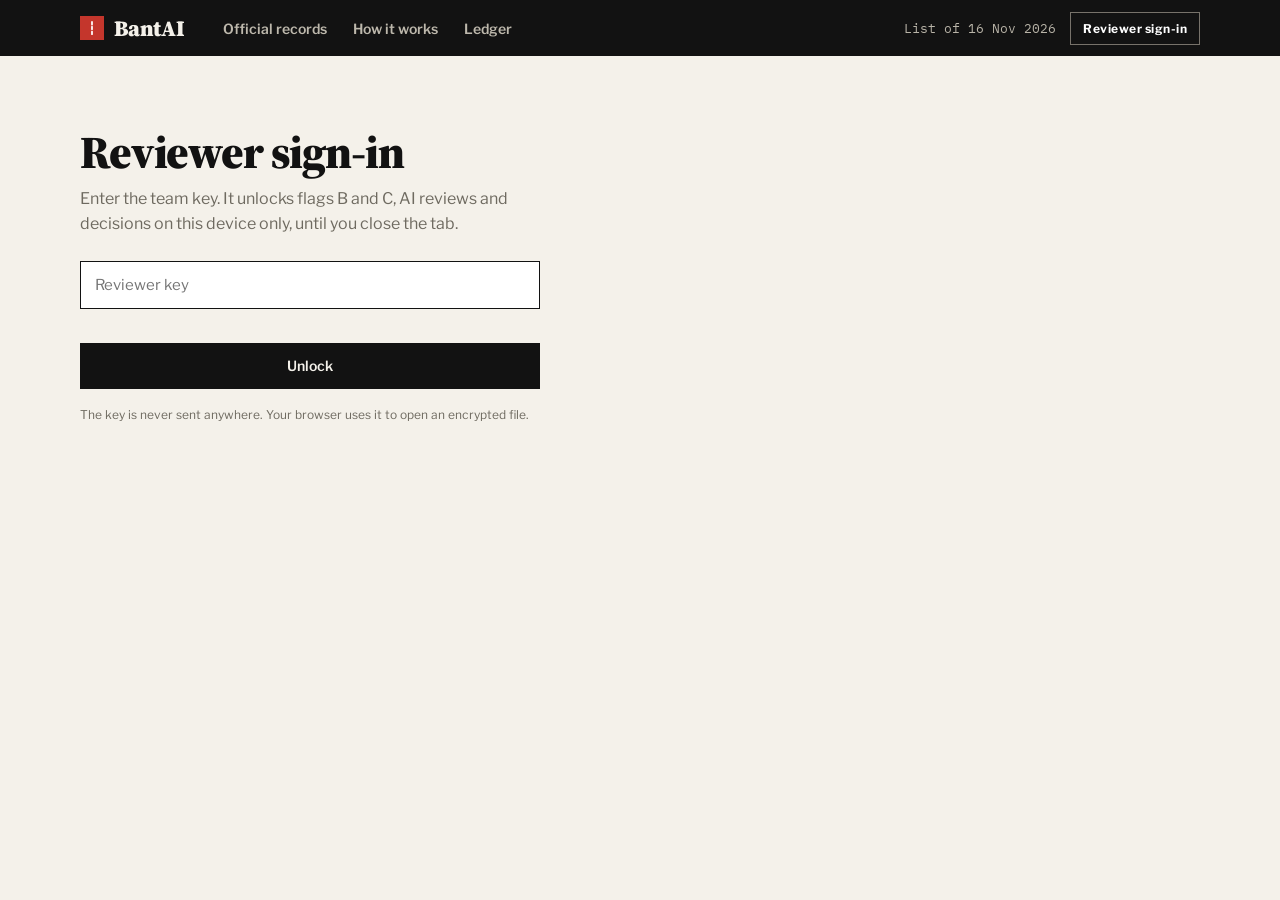
<file: signin.html>
<!doctype html>
<html lang="en">
<head>
<meta charset="utf-8"><meta name="viewport" content="width=device-width,initial-scale=1">
<title>BantAI — reviewer sign-in</title>
<link rel="stylesheet" href="assets/style.css">
</head>
<body>
<header id="top"></header>
<main class="wrap">
  <form class="lock" id="f">
    <h1>Reviewer sign-in</h1>
    <p class="muted" style="margin:12px 0 24px;line-height:1.55">Enter the team key. It unlocks flags B and C, AI reviews and decisions on this device only, until you close the tab.</p>
    <label for="k" style="position:absolute;left:-9999px">Reviewer key</label>
    <input id="k" type="password" autocomplete="current-password" placeholder="Reviewer key" required>
    <div class="err" id="err" role="alert"></div>
    <button class="btn dark" style="width:100%;justify-content:center;min-height:46px;margin-top:8px" type="submit">Unlock</button>
    <p class="tiny muted" style="margin-top:18px">The key is never sent anywhere. Your browser uses it to open an encrypted file.</p>
  </form>
</main>
<script src="assets/core.js"></script>
<script>
B.header('');
document.getElementById('k').addEventListener('input', () => document.getElementById('err').textContent = '');
document.getElementById('f').addEventListener('submit', async e => {
  e.preventDefault();
  const v = document.getElementById('k').value.trim(), err = document.getElementById('err');
  if (!v) { err.textContent = 'Enter the key first.'; return; }
  err.textContent = 'Checking…';
  const ok = await B.reviewerData(v);
  if (ok) location.href = 'queue.html'; else err.textContent = 'That key does not open the file. Check it and try again.';
});
</script>
</body>
</html>
</file>
<file: assets/style.css>
@import url('https://fonts.googleapis.com/css2?family=Source+Serif+4:ital,opsz,wght@0,8..60,600;0,8..60,800;0,8..60,900;1,8..60,600&family=Libre+Franklin:wght@400;500;600;700;800&family=IBM+Plex+Mono:wght@400;500;600&display=swap');
/* BantAI — editorial system: paper, ink, square edges; colour only for marks. */
:root{
  --paper:#F4F1EA;--bg:#F4F1EA;--card:#FFFFFF;--ink:#121212;--ink2:#3A3833;--muted:#6E6A60;--mute:#6E6A60;--faint:#8E897D;
  --line:#CFCAC0;--line2:#E3DFD5;--soft:#FAF8F3;--rule:#121212;
  --red:#C4362C;--orange:#EE8A3A;--yellow:#F4D35E;
  --a:#C4362C;--a-ink:#FFFFFF;--b:#EE8A3A;--b-ink:#2B1503;--c:#F4D35E;--c-ink:#2E2400;
  --serif:'Source Serif 4',Georgia,serif;--sans:'Libre Franklin',system-ui,-apple-system,sans-serif;--mono:'IBM Plex Mono',ui-monospace,monospace;
}
*{box-sizing:border-box}
html,body{margin:0;background:var(--paper);color:var(--ink);font-family:var(--sans);-webkit-font-smoothing:antialiased}
a{color:var(--ink);text-decoration:underline;text-decoration-thickness:1px;text-decoration-color:#9C978C;text-underline-offset:3px}
a:hover{text-decoration-color:var(--ink)}
button,input,select,textarea{font:inherit;color:inherit}
.num,.mono{font-family:var(--mono);font-variant-numeric:tabular-nums}
.serif{font-family:var(--serif)}
.wrap,.col{max-width:1200px;margin:0 auto;padding:0 clamp(16px,3.5vw,40px)}
.muted{color:var(--muted)}.small{font-size:14px}.tiny{font-size:12px}
.card{background:var(--card);border:0;border-top:3px solid var(--ink);padding:22px 22px 24px}
h1{font-family:var(--serif);font-size:clamp(30px,3.6vw,48px);line-height:1.02;font-weight:900;letter-spacing:-.025em;margin:0}
h2{font-family:var(--serif);font-size:24px;font-weight:800;letter-spacing:-.01em;line-height:1.15;margin:0}
h3{font-family:var(--serif)}
.label,.kicker{font-family:var(--sans);font-size:12px;font-weight:800;letter-spacing:.14em;text-transform:uppercase;color:var(--red);margin:0 0 12px}
.h2{font-family:var(--serif);font-weight:800;font-size:clamp(26px,2.7vw,38px);line-height:1.08;letter-spacing:-.02em;margin:8px 0 0;max-width:30ch}
.lane{height:3px;background:var(--ink)}

/* header: newspaper bar */
.top{background:var(--ink);color:var(--paper)}
.top .wrap{min-height:56px;display:flex;flex-wrap:wrap;align-items:center;justify-content:space-between;gap:12px 24px}
.top .left{display:flex;align-items:center;gap:clamp(18px,3vw,40px);flex-wrap:wrap}
.top .right{display:flex;align-items:center;gap:14px;font-size:13px;color:#B9B4A8}
.brand{display:flex;align-items:center;gap:10px;text-decoration:none;color:inherit;font-family:var(--serif);font-weight:900;font-size:22px;letter-spacing:-.01em}
.brand i{display:inline-flex;width:24px;height:24px;align-items:center;justify-content:center;background:var(--red);color:#fff!important}
.nav{display:flex;gap:26px;font-size:14px;font-weight:600;align-items:center;flex-wrap:wrap}
.nav a{text-decoration:none;color:#BDB8AC;padding:18px 0 15px;border-bottom:3px solid transparent}
.nav a.on{color:#fff;border-bottom-color:var(--red)}
.pill{display:inline-flex;align-items:center;gap:8px;min-height:38px;padding:0 14px;border:1.5px solid currentColor;border-radius:0;text-decoration:none!important;font-size:13px;font-weight:700;letter-spacing:.02em;background:transparent;cursor:pointer;color:inherit}
.who{display:inline-flex;align-items:center;gap:6px;padding:8px 12px;border:1.5px solid #77726A;white-space:nowrap;border-radius:0;font-size:12px;font-weight:700;letter-spacing:.04em;color:#fff;background:transparent;cursor:pointer;text-decoration:none}
.dot{width:7px;height:7px;border-radius:50%;background:#7FBF8E;display:inline-block}

/* marks */
.t{display:inline-flex;min-width:24px;height:24px;padding:0 6px;border-radius:0;align-items:center;justify-content:center;font-family:var(--mono);font-size:12px;font-weight:600}
.tA{background:var(--a);color:var(--a-ink)}.tB{background:var(--b);color:var(--b-ink)}.tC{background:var(--c);color:var(--c-ink)}.tS{border:2px solid var(--ink);color:var(--ink)}

/* controls */
.btn{display:inline-flex;align-items:center;gap:8px;min-height:40px;padding:0 14px;border:1.5px solid var(--ink);border-radius:0;background:var(--paper);cursor:pointer;font-size:14px;font-weight:600}
.btn.dark,.btn[aria-expanded=true]{background:var(--ink);color:var(--paper)}
.chip{min-height:34px;padding:0 12px;border:1.5px solid var(--line);border-radius:0;background:var(--card);cursor:pointer;font-size:13px;font-weight:500}
.chip.on{background:var(--ink);color:var(--paper);border-color:var(--ink)}
.chip.tA.on{background:var(--a);color:var(--a-ink);border-color:var(--a)}
.chip.tB.on{background:var(--b);color:var(--b-ink);border-color:var(--b)}
.chip.tC.on{background:var(--c);color:var(--c-ink);border-color:#D9B64A}
.chip.tA,.chip.tB,.chip.tC{background:var(--card);color:var(--ink2);width:auto;height:auto;font-family:var(--sans)}
.field{display:flex;align-items:center;gap:8px;min-height:40px;padding:0 12px;background:var(--card);border:1.5px solid var(--ink);border-radius:0}
.field input,.field select{border:0;outline:0;background:transparent;font-size:14px;min-width:0}
input[type=number]{width:110px;min-height:36px;padding:0 10px;border:1.5px solid var(--line);border-radius:0;font-size:14px;background:var(--card)}

/* table */
.tbl{background:var(--card);border-top:3px solid var(--ink);overflow-x:auto}
.tr{display:grid;align-items:center;border-bottom:1px solid var(--line2);min-height:52px;font-size:14px}
.tr:hover:not(.head){background:#FBF7EC}
.tr.head{background:var(--card);border-bottom:2px solid var(--ink);min-height:44px}
.th{display:flex;align-items:center;gap:6px;height:44px;padding:0 14px;border:0;background:transparent;cursor:pointer;font-size:11px;font-weight:800;color:var(--ink);letter-spacing:.1em;text-transform:uppercase;text-align:left;position:relative;user-select:none}
.th.r{justify-content:flex-end}
.th[draggable=true]{cursor:grab}
.th .grip{position:absolute;right:-3px;top:0;width:6px;height:100%;cursor:col-resize;z-index:2}
.th.drop{box-shadow:inset 3px 0 0 var(--red)}
.td{padding:8px 14px;min-width:0;overflow:hidden;text-overflow:ellipsis;white-space:nowrap}
.td.r{text-align:right}
.grp{display:flex;align-items:center;gap:10px;padding:12px 14px;background:var(--paper);border-bottom:2px solid var(--ink);font-family:var(--serif);font-size:17px;font-weight:800}
.rowlink{font-family:var(--mono);font-size:13px;font-weight:600}
.panel{margin-top:12px;background:var(--card);border-top:3px solid var(--ink)}
.frow{display:grid;grid-template-columns:170px minmax(0,1fr) 40px;gap:16px;align-items:start;padding:14px 18px;border-bottom:1px solid var(--line2)}
.x{width:32px;height:32px;border:0;background:transparent;cursor:pointer;font-size:16px;color:var(--faint)}

/* sign-in */
.lock{max-width:460px;margin:clamp(32px,8vh,72px) 0;text-align:left}
.lock input{width:100%;min-height:48px;padding:0 14px;border:1.5px solid var(--ink);border-radius:0;font-size:15px;background:var(--card)}
.err{color:var(--a);font-size:13px;min-height:18px;margin-top:8px}

/* contract page */
.reason{display:flex;gap:16px;align-items:flex-start;padding:18px 0;border-top:1px solid var(--ink)}
.reason+.reason{margin-top:0}
.kv{display:grid;grid-template-columns:repeat(3,minmax(0,1fr));border-top:3px solid var(--ink)}
.kv>div{padding:16px 16px 16px 0;border-right:1px solid var(--line)}
.kv>div+div{padding-left:16px}.kv>div:last-child{border-right:0}
.big{font-family:var(--mono);font-size:24px;font-weight:600;letter-spacing:-.01em}
#map{height:min(420px,58vh);border:0;border-top:3px solid var(--ink);overflow:hidden;background:#E9E6DD}
.seg{display:inline-flex;border:1.5px solid var(--ink)}
.seg button{min-height:34px;padding:0 14px;border:0;border-radius:0;background:transparent;cursor:pointer;font-size:13px;font-weight:600;color:var(--ink)}
.seg button.on{background:var(--ink);color:var(--paper)}
.decide{display:grid;grid-template-columns:repeat(2,minmax(0,1fr));gap:8px}
.decide button{min-height:44px;border-radius:0;border:1.5px solid var(--ink);background:var(--card);cursor:pointer;font-size:14px;font-weight:600}
.decide button.on{background:var(--ink);color:var(--paper)}
textarea{width:100%;padding:10px 12px;border:1.5px solid var(--line);border-radius:0;font-size:14px;background:var(--soft);resize:vertical}

/* editorial blocks (home, method) */
.f{font-family:var(--sans);color:var(--ink)}
.f p{font-size:clamp(16px,1.25vw,18px);line-height:1.6;color:var(--ink2);margin:0 0 14px}
.block{padding:clamp(36px,7vh,72px) 0;border-top:3px solid var(--ink)}
.hero{position:relative;min-height:min(560px,72svh);display:flex;align-items:flex-end;background:#1a1a1a center/cover no-repeat;color:#fff}
.hero::before{content:"";position:absolute;inset:0;background:linear-gradient(180deg,rgba(0,0,0,.15) 0%,rgba(0,0,0,.35) 45%,rgba(0,0,0,.88) 100%)}
.hero .col{position:relative;padding-bottom:clamp(28px,6vh,56px);padding-top:48px;width:100%}
.hero h1{font-size:clamp(34px,5vw,64px);line-height:1;letter-spacing:-.03em;margin:12px 0 0;max-width:18ch;color:#fff}
.hero .dek{font-size:clamp(16px,1.5vw,20px);line-height:1.5;color:#ECE8DF;max-width:720px;margin:24px 0 0}
.credit{font-size:11px;color:#BDB8AC;letter-spacing:.02em}
.fun{margin-top:clamp(20px,4vh,36px)}
.fun .row{display:grid;grid-template-columns:minmax(150px,240px) minmax(0,1fr);gap:24px;align-items:center;padding:10px 0;border-bottom:1px solid var(--line)}
.fun .lab .n{font-family:var(--mono);font-size:clamp(22px,2.2vw,30px);font-weight:600;letter-spacing:-.02em}
.fun .lab .lt{font-size:14px;color:var(--ink2);margin-top:2px}
.bar{height:clamp(24px,4vh,36px);background:var(--ink)}
.marks{display:grid;grid-template-columns:repeat(3,minmax(0,1fr));margin-top:44px}
.marks>div{padding:36px 30px 40px;min-height:320px;display:flex;flex-direction:column}
.marks .L{font-family:var(--serif);font-weight:900;font-size:120px;line-height:.8}
.marks h3{font-size:28px;font-weight:800;margin:22px 0 10px}
.marks p{font-size:16px;margin:0;color:inherit;opacity:.92}
.marks .aud{margin-top:auto;padding-top:22px;font-size:12px;font-weight:800;letter-spacing:.12em;text-transform:uppercase}
.dark{background:var(--ink);color:var(--paper)}
.dark p{color:#D9D4C9}
@media (max-width:900px){.kv{grid-template-columns:1fr}.kv>div{border-right:0;padding-left:0!important}.frow{grid-template-columns:1fr}.marks{grid-template-columns:1fr}.fun .row{grid-template-columns:1fr}}

/* data rows shared by home and method */
.hbar{display:grid;grid-template-columns:minmax(0,1fr) 56px 76px;gap:12px;align-items:center;padding:7px 0;border-top:1px solid var(--line);font-size:14px}
.hbar .b{height:8px;background:var(--red);margin-top:5px}
.hhead{display:grid;grid-template-columns:minmax(0,1fr) 56px 76px;gap:12px;font-size:11px;font-weight:800;letter-spacing:.1em;text-transform:uppercase;padding-bottom:8px;border-bottom:3px solid var(--ink)}
.hhead span+span,.hbar>.mono{text-align:right}

/* reviewer checklist */
.cl-bar{height:6px;background:var(--line2);margin:8px 0 6px}.cl-bar span{display:block;height:100%;background:var(--ink);transition:width .15s}
.cl-step{padding:14px 0;border-bottom:1px solid var(--line2)}
.cl-tick{display:flex;gap:12px;align-items:flex-start;font-size:15px;line-height:1.5;font-weight:500;cursor:pointer}
.cl-tick input{flex:none;width:20px;height:20px;margin:2px 0 0;accent-color:var(--ink)}
.cl-more{margin:10px 0 0 32px}.cl-more textarea{display:block;margin-top:4px;font-size:13px}
.cl-files{display:flex;flex-wrap:wrap;gap:10px;align-items:center;margin-top:8px}
.cl-list{list-style:none;margin:6px 0 0;padding:0;font-size:13px}.cl-list li{padding:3px 0}
.cl-link,.cl-x{border:0;background:none;padding:0;cursor:pointer;text-decoration:underline;font-size:13px;overflow-wrap:anywhere;text-align:left}.cl-x{color:var(--muted);margin-left:6px}
.decide button:disabled{opacity:.4;cursor:not-allowed;border-style:dashed}
.mf{display:block;margin:10px 0 4px;color:var(--ink2)}.mi,input[type=number].mi{width:100%;min-height:40px;padding:0 10px;border:1.5px solid var(--line);border-radius:0;background:var(--soft);font-size:14px;box-sizing:border-box}

/* referral memo */
body.memo-open{overflow:hidden}
#memoOv{position:fixed;inset:0;z-index:2000;overflow:auto;background:#3b3a36;padding:0 16px 40px}
.memo-bar{position:sticky;top:0;z-index:1;max-width:816px;margin:0 auto;background:var(--paper);padding:12px 16px;border-bottom:3px solid var(--ink)}
.memo-tools{display:flex;flex-wrap:wrap;gap:8px}.memo-bar p{margin:8px 0 0}
.memo-paper{max-width:816px;margin:0 auto;box-sizing:border-box;background:#fff;color:#111;padding:clamp(20px,6vw,72px);font-family:Arial,Helvetica,sans-serif;font-size:13.5px;line-height:1.5;outline:0;overflow-wrap:anywhere}
.memo-paper h3{font-size:13.5px;font-weight:700;margin:20px 0 6px;font-family:inherit;letter-spacing:0}
.memo-paper p{margin:0 0 8px}.memo-paper .m-title{text-align:center;font-size:15px;margin:10px 0 14px}.memo-paper .m-lh{text-align:center}
.memo-paper table{width:100%;border-collapse:collapse;margin:6px 0 12px;font-size:12.5px}
.memo-paper th,.memo-paper td{border:1px solid #999;padding:5px 7px;text-align:left;vertical-align:top}.memo-paper th{background:#E7E6E6}
.memo-paper .m-head td{border:0;padding:2px 8px 2px 0}.memo-paper .m-head td:first-child{width:70px}
.memo-paper ul{margin:0 0 8px;padding-left:20px}.memo-paper ul.m-box{list-style:none;padding-left:0}.memo-paper li{margin:0 0 4px}
.memo-paper mark{background:#FFF176;color:inherit}.memo-paper a{color:inherit;font-size:11px}.memo-paper .m-foot{margin-top:16px;font-size:11.5px;color:#444}
@media print{
  body.memo-open{overflow:visible}body.memo-open>*:not(#memoOv){display:none!important}
  #memoOv{position:static;background:#fff;padding:0;overflow:visible}.memo-bar{display:none}
  .memo-paper{max-width:none;padding:0;font-size:11pt}.memo-paper mark{background:none}
  .memo-paper tr{break-inside:avoid}.memo-paper h3{break-after:avoid}
}

/* infrastructure breakdown */
.ytip{position:fixed;z-index:50;width:290px;background:var(--ink);color:#fff;padding:10px 12px;font-size:12px;pointer-events:none}
.ytip div{display:flex;gap:7px;align-items:center;margin-top:4px}.ytip i{width:10px;height:10px;flex:none}.ytip span{margin-left:auto}
.ytab{border-collapse:collapse;font-size:13px;width:100%;min-width:760px}.ytab th,.ytab td{padding:6px 8px;border-bottom:1px solid var(--line2);text-align:left}.ytab .r{text-align:right}.ytab th{font-size:12px;vertical-align:bottom}

/* public report pop-up */
body.rp-open{overflow:hidden}
.rp-ov{position:fixed;inset:0;z-index:2100;background:rgba(18,18,18,.62);display:flex;justify-content:center;align-items:flex-start;overflow:auto;padding:24px 16px}
.rp{background:var(--paper);width:100%;max-width:560px;display:flex;flex-direction:column;max-height:calc(100dvh - 48px)}
.rp-top{flex:none;display:flex;align-items:center;justify-content:space-between;background:var(--ink);color:#fff;padding:10px 16px;font-weight:700}
.rp-top button{background:none;border:0;color:#fff;font-size:22px;line-height:1;cursor:pointer;padding:4px 8px}
.rp-body{overflow:auto;padding:22px 22px 8px}.rp h2{font-size:clamp(23px,4vw,29px);line-height:1.12;margin:6px 0 10px}
.rp-note{display:flex;gap:12px;margin:12px 0 18px;font-family:var(--serif);font-style:italic;font-size:15px;line-height:1.4}.rp-note::before{content:"";flex:0 0 26px;height:3px;background:var(--yellow);margin-top:.6em}
.rp label.h,.rp .h{display:block;font-size:12px;font-weight:800;letter-spacing:.08em;text-transform:uppercase;margin:14px 0 6px}.rp .h em{font-style:normal;color:var(--red)}.rp .h small{font-weight:500;letter-spacing:0;text-transform:none;color:var(--muted);font-size:12px}
.rp input[type=text],.rp input[type=email],.rp input[type=tel],.rp textarea{width:100%;box-sizing:border-box;min-height:42px;padding:9px 12px;border:1.5px solid var(--line);border-radius:0;background:#fff;font-size:14px}
.rp textarea{border-left:4px solid var(--red)}.rp-3{display:grid;grid-template-columns:repeat(3,minmax(0,1fr));gap:10px}
.rp-sel{width:100%;min-height:44px;display:flex;justify-content:space-between;align-items:center;padding:0 12px;border:1.5px solid var(--line);background:#fff;cursor:pointer;font-size:14px;text-align:left}.rp-sel[aria-expanded=true]{border-color:var(--ink)}
.rp-list{list-style:none;margin:4px 0 0;padding:6px 0;background:#fff;border:1.5px solid var(--ink);max-height:340px;overflow:auto}
.rp-g{display:flex;justify-content:space-between;gap:8px;padding:10px 12px 4px;font-size:11px;font-weight:800;letter-spacing:.08em;text-transform:uppercase}.rp-g span:last-child{font-weight:500;letter-spacing:0;text-transform:none;color:var(--muted)}.rp-g i{display:inline-block;width:18px;height:4px;margin-right:8px;vertical-align:middle}
.rp-o{padding:6px 12px 6px 38px;cursor:pointer;font-size:14px}.rp-o small{display:block;color:var(--muted);font-size:12px}.rp-o:hover,.rp-o.act{background:#F6E9E4}.rp-o[aria-selected=true]{font-weight:600}
.rp-drop{margin-top:14px;display:block;border:1.5px dashed var(--line);padding:18px;text-align:center;cursor:pointer;background:var(--soft);font-size:14px}.rp-drop.over{border-color:var(--ink);background:#fff}.rp-drop b{text-decoration:underline}
.rp-files{list-style:none;margin:8px 0 0;padding:0;font-size:13px}.rp-files li{display:flex;justify-content:space-between;gap:8px;padding:3px 0}
.rp-foot{flex:none;display:flex;justify-content:flex-end;gap:10px;padding:12px 22px;border-top:1px solid var(--line)}
.rp-send{background:var(--red);color:#fff;border-color:var(--red)}.rp-send:disabled{opacity:.6;cursor:wait}
.rp-hp{position:absolute;left:-9999px;height:1px;overflow:hidden}
.cl-link{display:inline}
@media (max-width:560px){.rp-3{grid-template-columns:1fr}.rp-ov{padding:0}.rp{max-height:100dvh;height:100dvh;max-width:none}}

/* cases reviewed and ledger */
.cases-btn{appearance:none;border:0;background:none;font:inherit;color:inherit;cursor:pointer;padding:12px 20px;text-align:left}.cases-btn:hover{background:var(--soft)}.cases-btn:focus-visible{outline:2px solid var(--ink);outline-offset:-2px}
.lg{background:var(--card);border-top:3px solid var(--ink);padding:20px 22px;margin-top:16px}.lg.old{border-top-color:var(--line)}
.lg h2{font-size:clamp(19px,2vw,23px);line-height:1.2}.lg-tag{display:inline-block;font-size:11px;font-weight:700;letter-spacing:.06em;text-transform:uppercase;padding:2px 8px;background:var(--ink);color:var(--paper);vertical-align:middle;margin-left:8px}.lg.old .lg-tag{background:var(--line2);color:var(--ink2)}
.lg-seal{margin-top:14px;padding-top:12px;border-top:1px solid var(--line2)}.lg-seal b{display:block;font-size:13px}.lg-seal code{display:block;font-family:var(--mono);font-size:12px;overflow-wrap:anywhere;margin-top:3px;color:var(--ink2)}
.lg-chk{display:flex;flex-wrap:wrap;gap:12px;align-items:center;margin-top:12px}.lg-res{font-size:14px;font-weight:600;line-height:1.5}

/* wrapped text in the queue */
.td.wrap{white-space:normal;overflow:visible;text-overflow:clip;overflow-wrap:anywhere;line-height:1.4;padding-top:10px;padding-bottom:10px}

/* quick flag filters and map */
.qf{display:block}.qf.on{background:var(--ink);color:var(--paper)}.qf.on span{color:var(--paper)!important}
#qmap{height:min(680px,72vh);min-height:380px;background:#E4E1D9}
.leaflet-tooltip{font-family:var(--sans);font-size:13px;white-space:normal;width:260px}

[hidden]{display:none!important}
</file>
